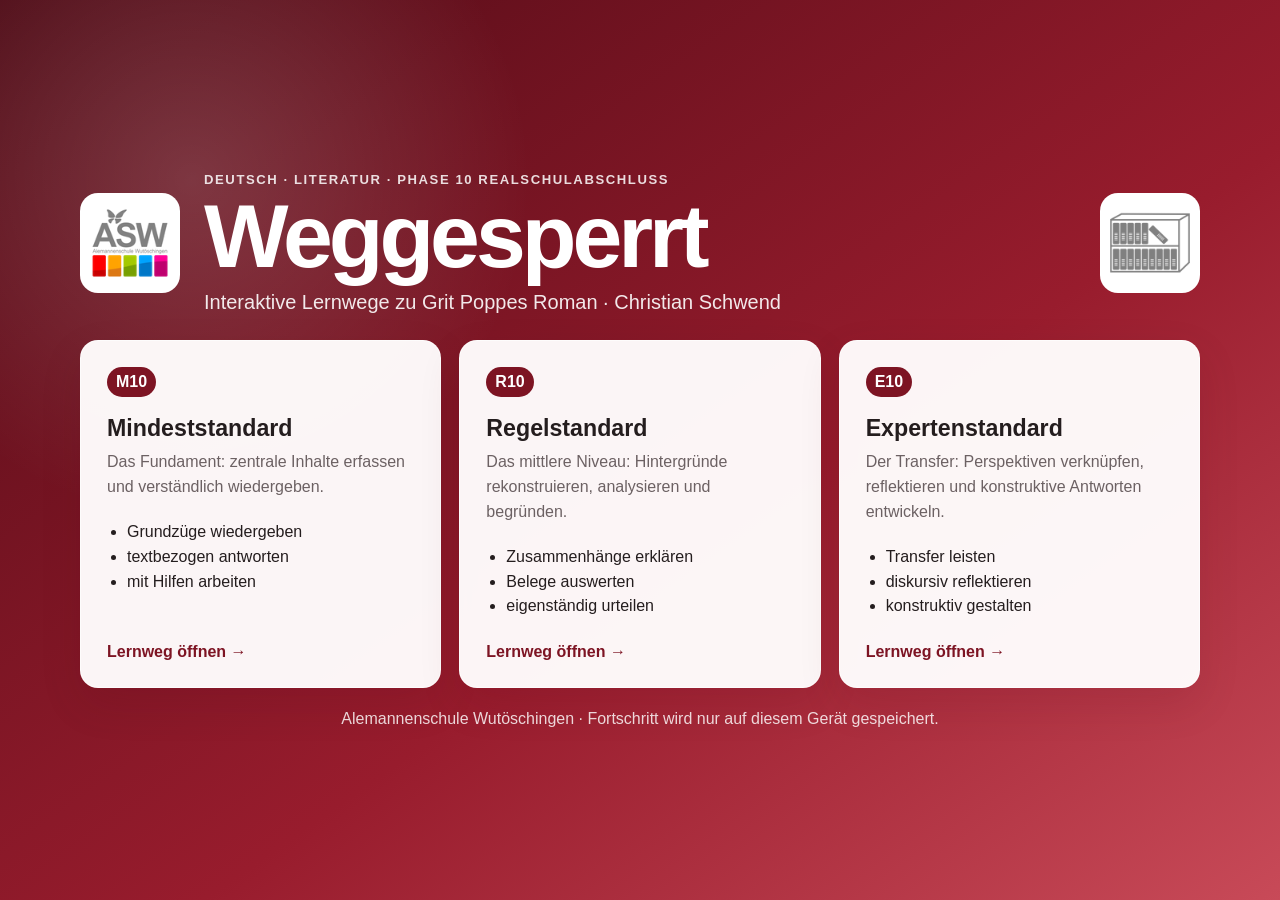
<file: index.html>
<!doctype html>
<html lang="de">
<head>
  <meta charset="utf-8">
  <meta name="viewport" content="width=device-width, initial-scale=1">
  <meta name="description" content="Interaktive Lernumgebung zu Grit Poppes Weggesperrt in drei Niveaustufen.">
  <title>Weggesperrt – Deutsch · Literatur · Phase 10</title>
  <link rel="stylesheet" href="./assets/lernraum.css">
</head>
<body class="landing">
  <main class="landing-shell">
    <header class="landing-head">
      <img src="./asw-logo.png" alt="Logo der Alemannenschule Wutöschingen">
      <div>
        <p class="landing-kicker">Deutsch · Literatur · Phase 10 Realschulabschluss</p>
        <h1>Weggesperrt</h1>
        <p class="landing-subtitle">Interaktive Lernwege zu Grit Poppes Roman · Christian Schwend</p>
      </div>
      <img src="./diler-icon-deutsch-literatur.png" alt="Icon Deutsch Literatur">
    </header>

    <nav class="level-grid" aria-label="Niveaustufe auswählen">
      <a class="level-card" href="./mindeststandard/">
        <span class="level-code">M10</span>
        <h2>Mindeststandard</h2>
        <p>Das Fundament: zentrale Inhalte erfassen und verständlich wiedergeben.</p>
        <ul class="level-traits"><li>Grundzüge wiedergeben</li><li>textbezogen antworten</li><li>mit Hilfen arbeiten</li></ul>
        <span class="level-open">Lernweg öffnen →</span>
      </a>
      <a class="level-card" href="./regelstandard/">
        <span class="level-code">R10</span>
        <h2>Regelstandard</h2>
        <p>Das mittlere Niveau: Hintergründe rekonstruieren, analysieren und begründen.</p>
        <ul class="level-traits"><li>Zusammenhänge erklären</li><li>Belege auswerten</li><li>eigenständig urteilen</li></ul>
        <span class="level-open">Lernweg öffnen →</span>
      </a>
      <a class="level-card" href="./expertenstandard/">
        <span class="level-code">E10</span>
        <h2>Expertenstandard</h2>
        <p>Der Transfer: Perspektiven verknüpfen, reflektieren und konstruktive Antworten entwickeln.</p>
        <ul class="level-traits"><li>Transfer leisten</li><li>diskursiv reflektieren</li><li>konstruktiv gestalten</li></ul>
        <span class="level-open">Lernweg öffnen →</span>
      </a>
    </nav>
    <p class="landing-footer">Alemannenschule Wutöschingen · Fortschritt wird nur auf diesem Gerät gespeichert.</p>
  </main>
</body>
</html>
</file>
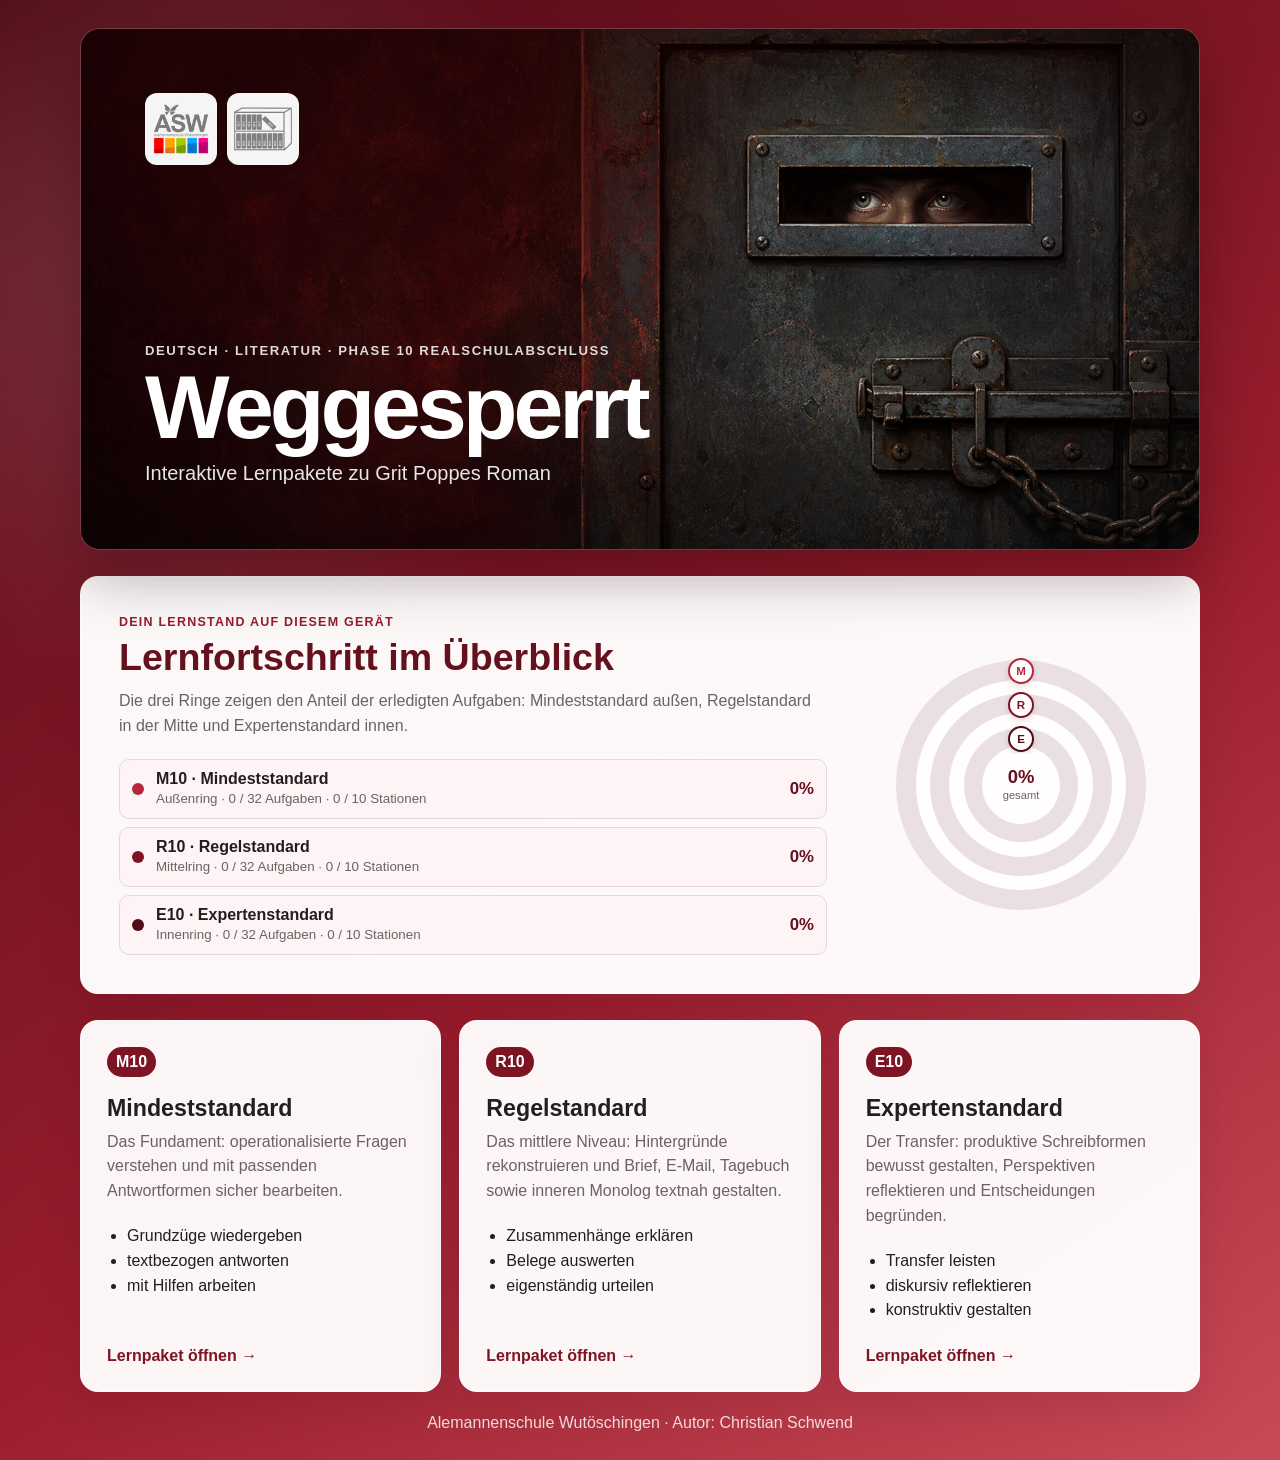
<file: docs/index.html>
<!doctype html>
<html lang="de">
<head>
  <meta charset="utf-8">
  <meta name="viewport" content="width=device-width, initial-scale=1">
  <meta name="description" content="Interaktive Lernumgebung zu Grit Poppes Weggesperrt in drei Niveaustufen.">
  <title>Weggesperrt – Deutsch · Literatur · Phase 10</title>
  <link rel="stylesheet" href="./assets/lernraum.css">
</head>
<body class="landing">
  <main class="landing-shell">
    <header class="landing-hero">
      <img class="landing-hero-image" src="./assets/weggesperrt-hero.png" alt="Illustration einer schweren Metalltür mit Sichtschlitz und Verschluss als Symbol für Freiheitsentzug">
      <div class="landing-hero-shade" aria-hidden="true"></div>
      <div class="landing-hero-content">
        <div class="landing-marks">
          <a href="https://asw-wutoeschingen.de/" target="_blank" rel="noopener noreferrer" aria-label="Website der Alemannenschule Wutöschingen öffnen">
            <img src="./asw-logo.png" alt="Logo der Alemannenschule Wutöschingen">
          </a>
          <img src="./diler-icon-deutsch-literatur.png" alt="Icon Deutsch Literatur">
        </div>
        <p class="landing-kicker">Deutsch · Literatur · Phase 10 Realschulabschluss</p>
        <h1>Weggesperrt</h1>
        <p class="landing-subtitle">Interaktive Lernpakete zu Grit Poppes Roman</p>
      </div>
    </header>

    <section class="landing-progress" aria-labelledby="landingProgressTitle">
      <div class="landing-progress-copy">
        <p class="landing-section-kicker">Dein Lernstand auf diesem Gerät</p>
        <h2 id="landingProgressTitle">Lernfortschritt im Überblick</h2>
        <p>Die drei Ringe zeigen den Anteil der erledigten Aufgaben: Mindeststandard außen, Regelstandard in der Mitte und Expertenstandard innen.</p>
        <div class="landing-progress-list" aria-label="Fortschritt nach Standard">
          <a href="./mindeststandard/" class="landing-progress-item">
            <span class="progress-swatch swatch-m" aria-hidden="true"></span>
            <span><strong>M10 · Mindeststandard</strong><small>Außenring · <span id="landingMDetail">0 / 32 Aufgaben</span></small></span>
            <b id="landingMValue">0%</b>
          </a>
          <a href="./regelstandard/" class="landing-progress-item">
            <span class="progress-swatch swatch-r" aria-hidden="true"></span>
            <span><strong>R10 · Regelstandard</strong><small>Mittelring · <span id="landingRDetail">0 / 32 Aufgaben</span></small></span>
            <b id="landingRValue">0%</b>
          </a>
          <a href="./expertenstandard/" class="landing-progress-item">
            <span class="progress-swatch swatch-e" aria-hidden="true"></span>
            <span><strong>E10 · Expertenstandard</strong><small>Innenring · <span id="landingEDetail">0 / 32 Aufgaben</span></small></span>
            <b id="landingEValue">0%</b>
          </a>
        </div>
      </div>
      <div class="triple-progress" id="landingProgressChart" role="img" aria-label="Mindeststandard 0 Prozent, Regelstandard 0 Prozent, Expertenstandard 0 Prozent">
        <span class="triple-ring triple-ring-m" id="landingMRing" data-label="M" aria-hidden="true"></span>
        <span class="triple-ring triple-ring-r" id="landingRRing" data-label="R" aria-hidden="true"></span>
        <span class="triple-ring triple-ring-e" id="landingERing" data-label="E" aria-hidden="true"></span>
        <span class="triple-progress-center"><strong id="landingAverageValue">0%</strong><small>gesamt</small></span>
      </div>
    </section>

    <nav class="level-grid" aria-label="Niveaustufe auswählen">
      <a class="level-card" href="./mindeststandard/">
        <span class="level-code">M10</span>
        <h2>Mindeststandard</h2>
        <p>Das Fundament: operationalisierte Fragen verstehen und mit passenden Antwortformen sicher bearbeiten.</p>
        <ul class="level-traits"><li>Grundzüge wiedergeben</li><li>textbezogen antworten</li><li>mit Hilfen arbeiten</li></ul>
        <span class="level-open">Lernpaket öffnen →</span>
      </a>
      <a class="level-card" href="./regelstandard/">
        <span class="level-code">R10</span>
        <h2>Regelstandard</h2>
        <p>Das mittlere Niveau: Hintergründe rekonstruieren und Brief, E-Mail, Tagebuch sowie inneren Monolog textnah gestalten.</p>
        <ul class="level-traits"><li>Zusammenhänge erklären</li><li>Belege auswerten</li><li>eigenständig urteilen</li></ul>
        <span class="level-open">Lernpaket öffnen →</span>
      </a>
      <a class="level-card" href="./expertenstandard/">
        <span class="level-code">E10</span>
        <h2>Expertenstandard</h2>
        <p>Der Transfer: produktive Schreibformen bewusst gestalten, Perspektiven reflektieren und Entscheidungen begründen.</p>
        <ul class="level-traits"><li>Transfer leisten</li><li>diskursiv reflektieren</li><li>konstruktiv gestalten</li></ul>
        <span class="level-open">Lernpaket öffnen →</span>
      </a>
    </nav>
    <p class="landing-footer">Alemannenschule Wutöschingen · Autor: Christian Schwend</p>
  </main>
  <script src="./assets/startseite.js"></script>
</body>
</html>
</file>
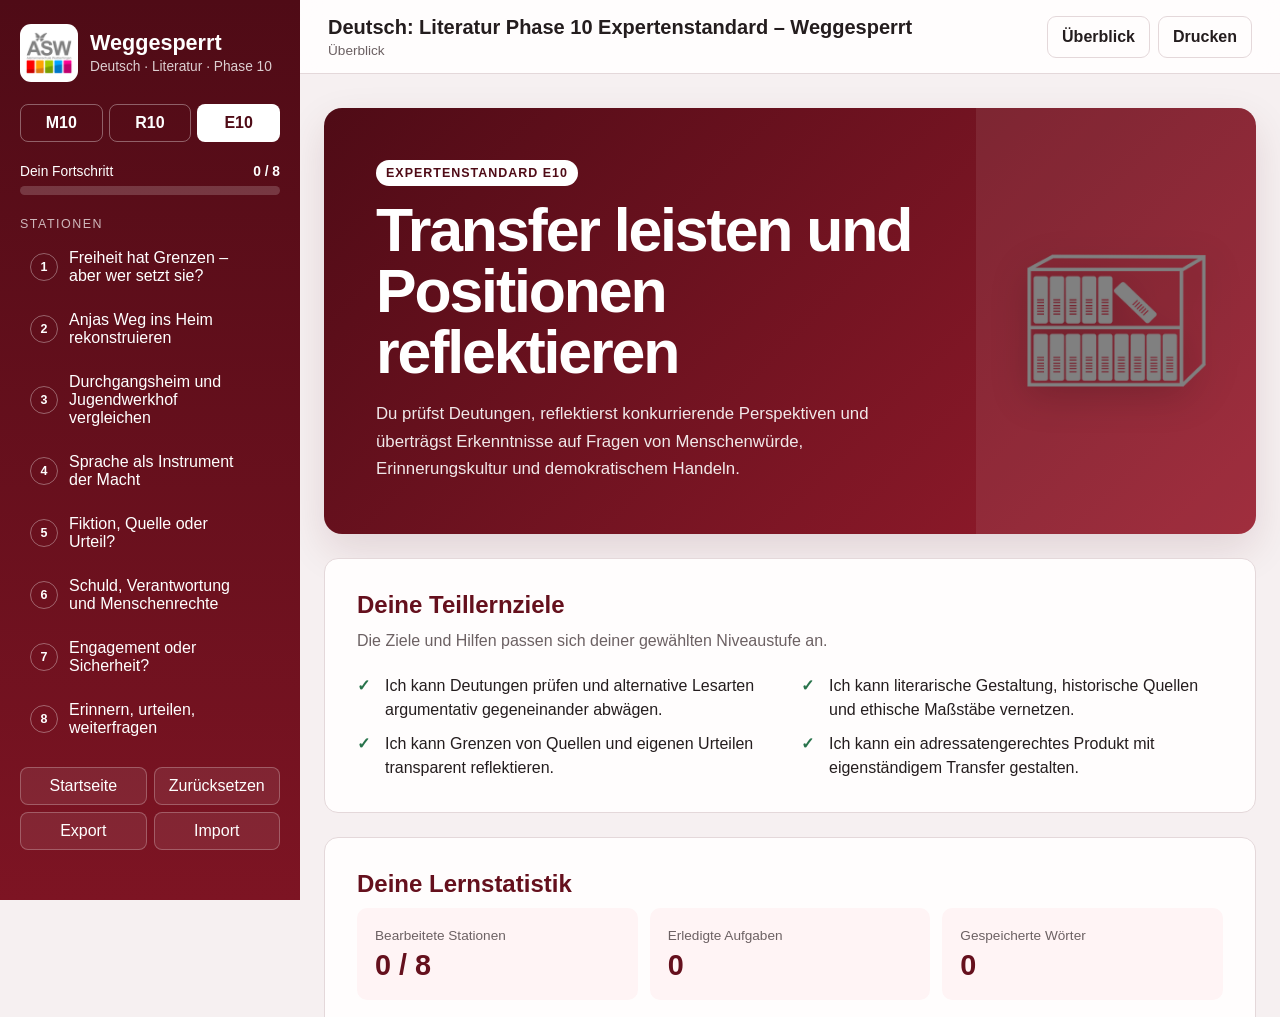
<file: expertenstandard/index.html>
<!doctype html><html lang="de"><head><meta charset="utf-8"><meta name="viewport" content="width=device-width,initial-scale=1"><meta http-equiv="refresh" content="0; url=../weggesperrt-lernraum.html?niveau=experte"><title>Expertenstandard – Weggesperrt</title></head><body><p><a href="../weggesperrt-lernraum.html?niveau=experte">Expertenstandard E10 öffnen</a></p></body></html>
</file>
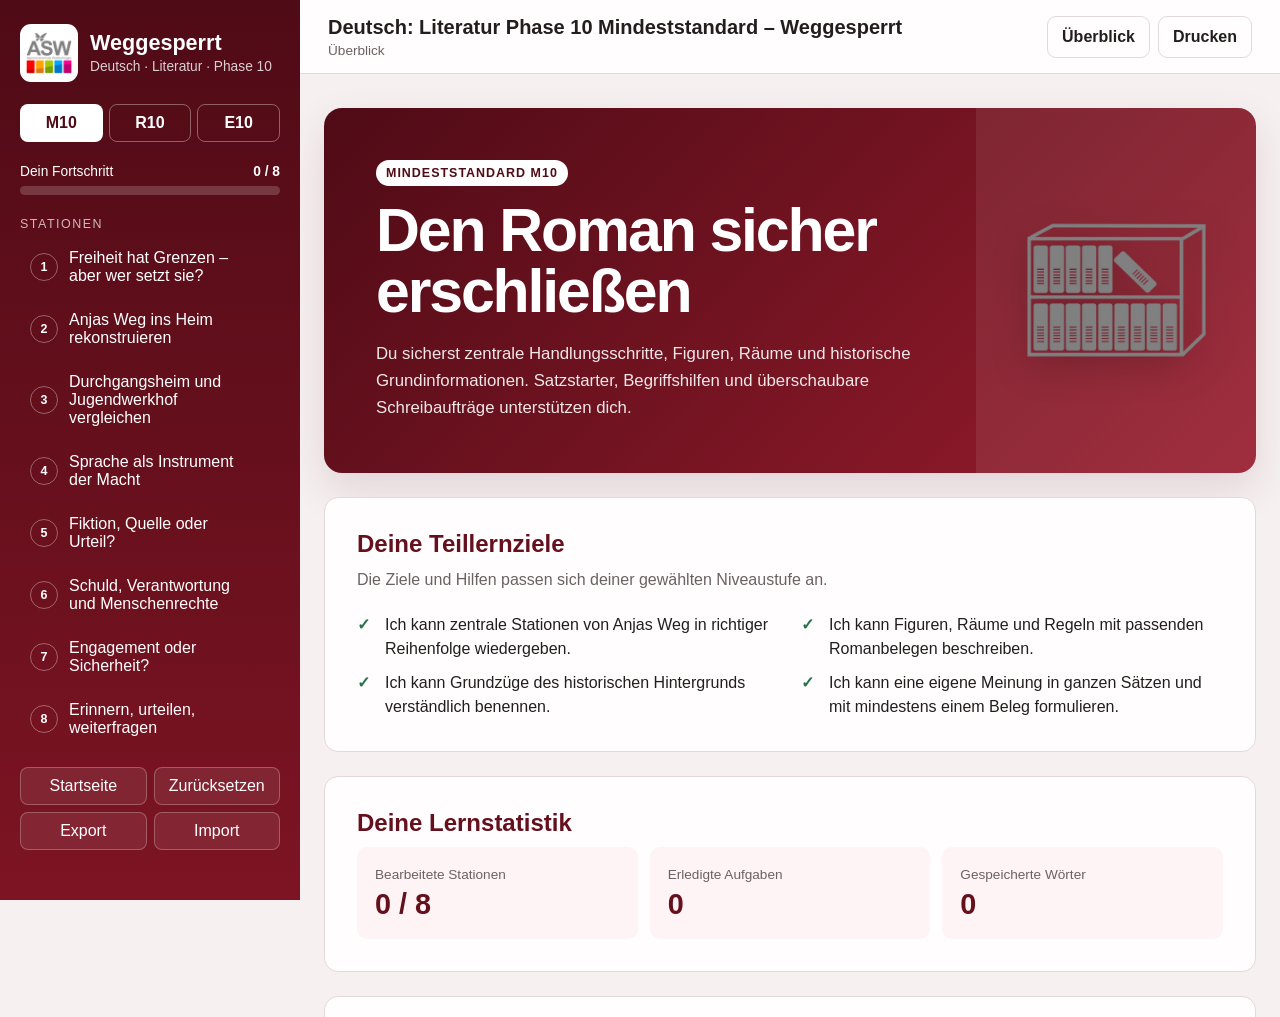
<file: mindeststandard/index.html>
<!doctype html><html lang="de"><head><meta charset="utf-8"><meta name="viewport" content="width=device-width,initial-scale=1"><meta http-equiv="refresh" content="0; url=../weggesperrt-lernraum.html?niveau=mindest"><title>Mindeststandard – Weggesperrt</title></head><body><p><a href="../weggesperrt-lernraum.html?niveau=mindest">Mindeststandard M10 öffnen</a></p></body></html>
</file>
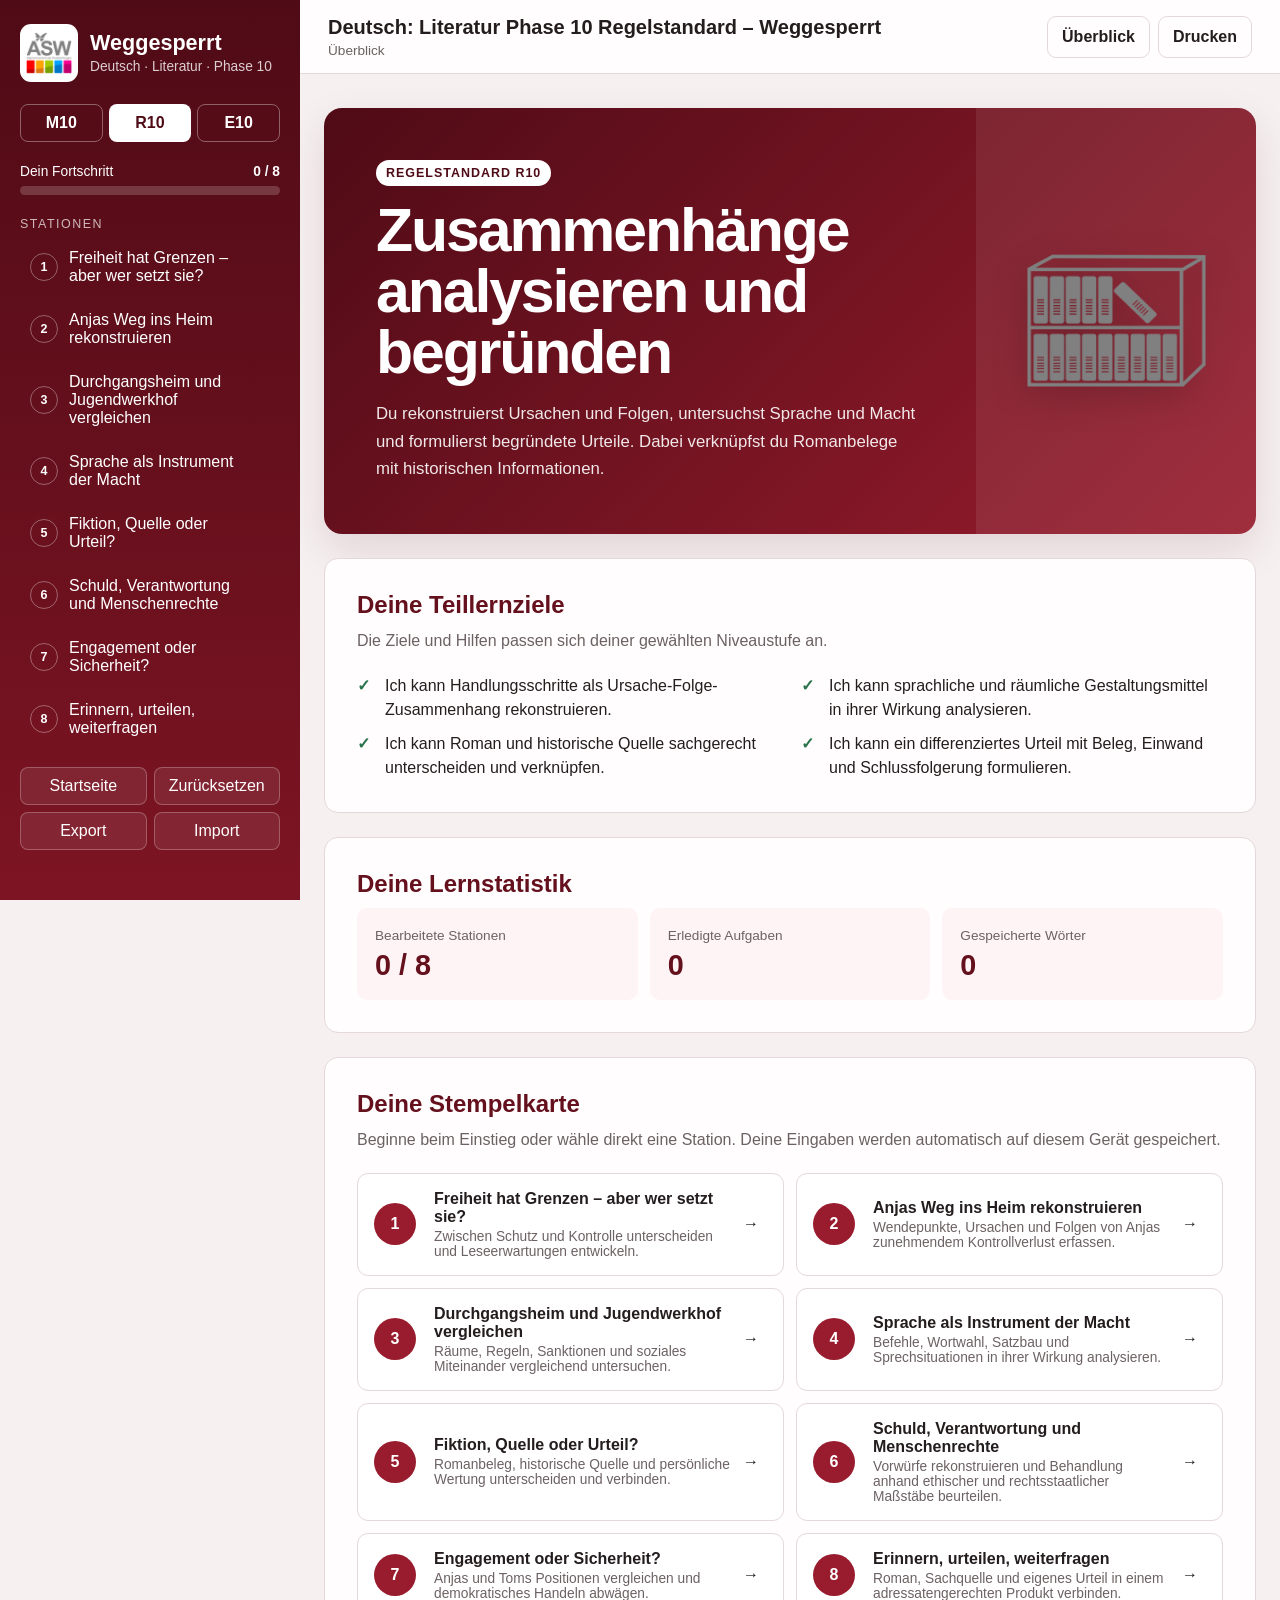
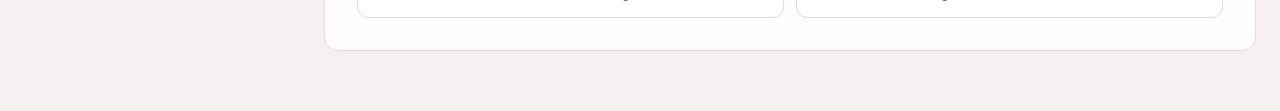
<file: regelstandard/index.html>
<!doctype html><html lang="de"><head><meta charset="utf-8"><meta name="viewport" content="width=device-width,initial-scale=1"><meta http-equiv="refresh" content="0; url=../weggesperrt-lernraum.html?niveau=regel"><title>Regelstandard – Weggesperrt</title></head><body><p><a href="../weggesperrt-lernraum.html?niveau=regel">Regelstandard R10 öffnen</a></p></body></html>
</file>
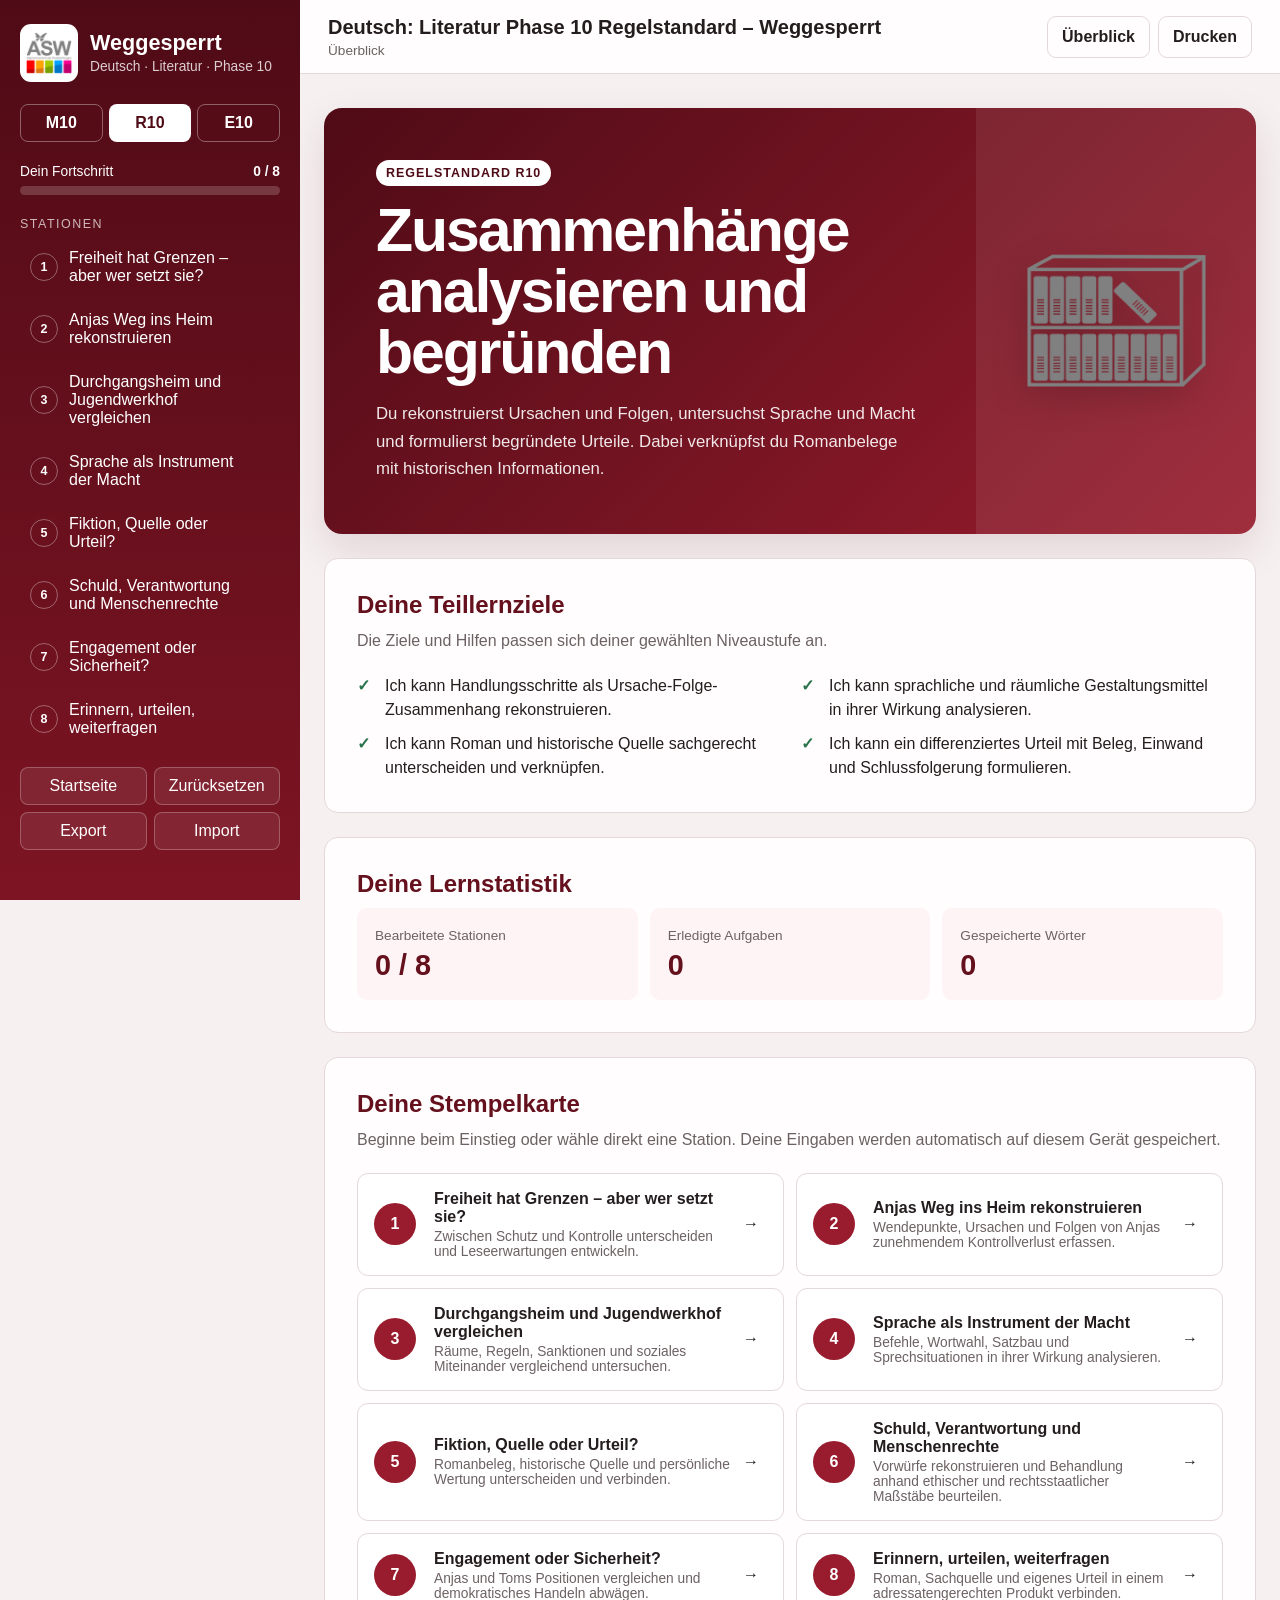
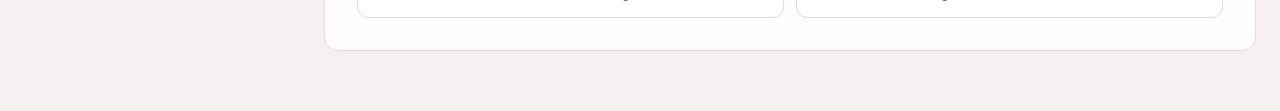
<file: weggesperrt-lernraum.html>
<!doctype html>
<html lang="de">
<head>
  <meta charset="utf-8">
  <meta name="viewport" content="width=device-width, initial-scale=1">
  <meta name="description" content="Interaktiver Lernraum zu Grit Poppes Weggesperrt für Phase 10 Realschulabschluss.">
  <title>Weggesperrt – Interaktiver Lernraum</title>
  <link rel="stylesheet" href="./assets/lernraum.css">
</head>
<body>
  <div class="app">
    <aside class="sidebar">
      <div class="brand-row">
        <img src="./asw-logo.png" alt="Alemannenschule Wutöschingen">
        <div><h1>Weggesperrt</h1><p>Deutsch · Literatur · Phase 10</p></div>
      </div>

      <nav class="level-switch" aria-label="Niveaustufe wechseln">
        <a href="?niveau=mindest" data-level-link="mindest">M10</a>
        <a href="?niveau=regel" data-level-link="regel">R10</a>
        <a href="?niveau=experte" data-level-link="experte">E10</a>
      </nav>

      <div class="progress-box">
        <div class="progress-copy"><span>Dein Fortschritt</span><strong id="progressText">0 / 8</strong></div>
        <div class="progress-track" aria-hidden="true"><div class="progress-fill" id="progressFill"></div></div>
      </div>

      <p class="station-label">Stationen</p>
      <nav class="station-nav" id="stationNav" aria-label="Stationen"></nav>

      <div class="sidebar-tools">
        <a href="./index.html">Startseite</a>
        <button id="resetBtn" type="button">Zurücksetzen</button>
        <button id="exportBtn" type="button">Export</button>
        <button id="importBtn" type="button">Import</button>
        <input id="importFile" class="hidden" type="file" accept="application/json,.json">
      </div>
      <span class="import-status" id="importStatus" aria-live="polite"></span>
    </aside>

    <main class="main">
      <header class="topbar">
        <div><h2 id="courseTitle">Deutsch: Literatur Phase 10</h2><div class="path" id="currentPath">Überblick</div></div>
        <div class="top-actions">
          <button class="button" id="overviewBtn" type="button">Überblick</button>
          <button class="button" id="printBtn" type="button">Drucken</button>
        </div>
      </header>

      <div class="content">
        <div id="overviewView">
          <section class="hero">
            <div class="hero-copy">
              <span class="eyebrow" id="levelBadge">Mindeststandard M10</span>
              <h2 id="heroTitle">Lesen, verstehen, Stellung beziehen</h2>
              <p id="heroText"></p>
            </div>
            <div class="hero-art"><img src="./diler-icon-deutsch-literatur.png" alt="Deutsch Literatur"></div>
          </section>

          <section class="section">
            <h2>Deine Teillernziele</h2>
            <p class="section-intro">Die Ziele und Hilfen passen sich deiner gewählten Niveaustufe an.</p>
            <ul class="target-list" id="targetList"></ul>
          </section>

          <section class="section">
            <h2>Deine Lernstatistik</h2>
            <div class="stats-grid">
              <div class="stat"><span class="stat-label">Bearbeitete Stationen</span><strong class="stat-value" id="statDone">0 / 8</strong></div>
              <div class="stat"><span class="stat-label">Erledigte Aufgaben</span><strong class="stat-value" id="statTasks">0</strong></div>
              <div class="stat"><span class="stat-label">Gespeicherte Wörter</span><strong class="stat-value" id="statWords">0</strong></div>
            </div>
          </section>

          <section class="section">
            <h2>Deine Stempelkarte</h2>
            <p class="section-intro">Beginne beim Einstieg oder wähle direkt eine Station. Deine Eingaben werden automatisch auf diesem Gerät gespeichert.</p>
            <div class="stamp-grid" id="stampGrid"></div>
          </section>
        </div>

        <div id="stationView" class="hidden"></div>
      </div>
    </main>
  </div>
  <script src="./assets/lernraum.js"></script>
</body>
</html>
</file>
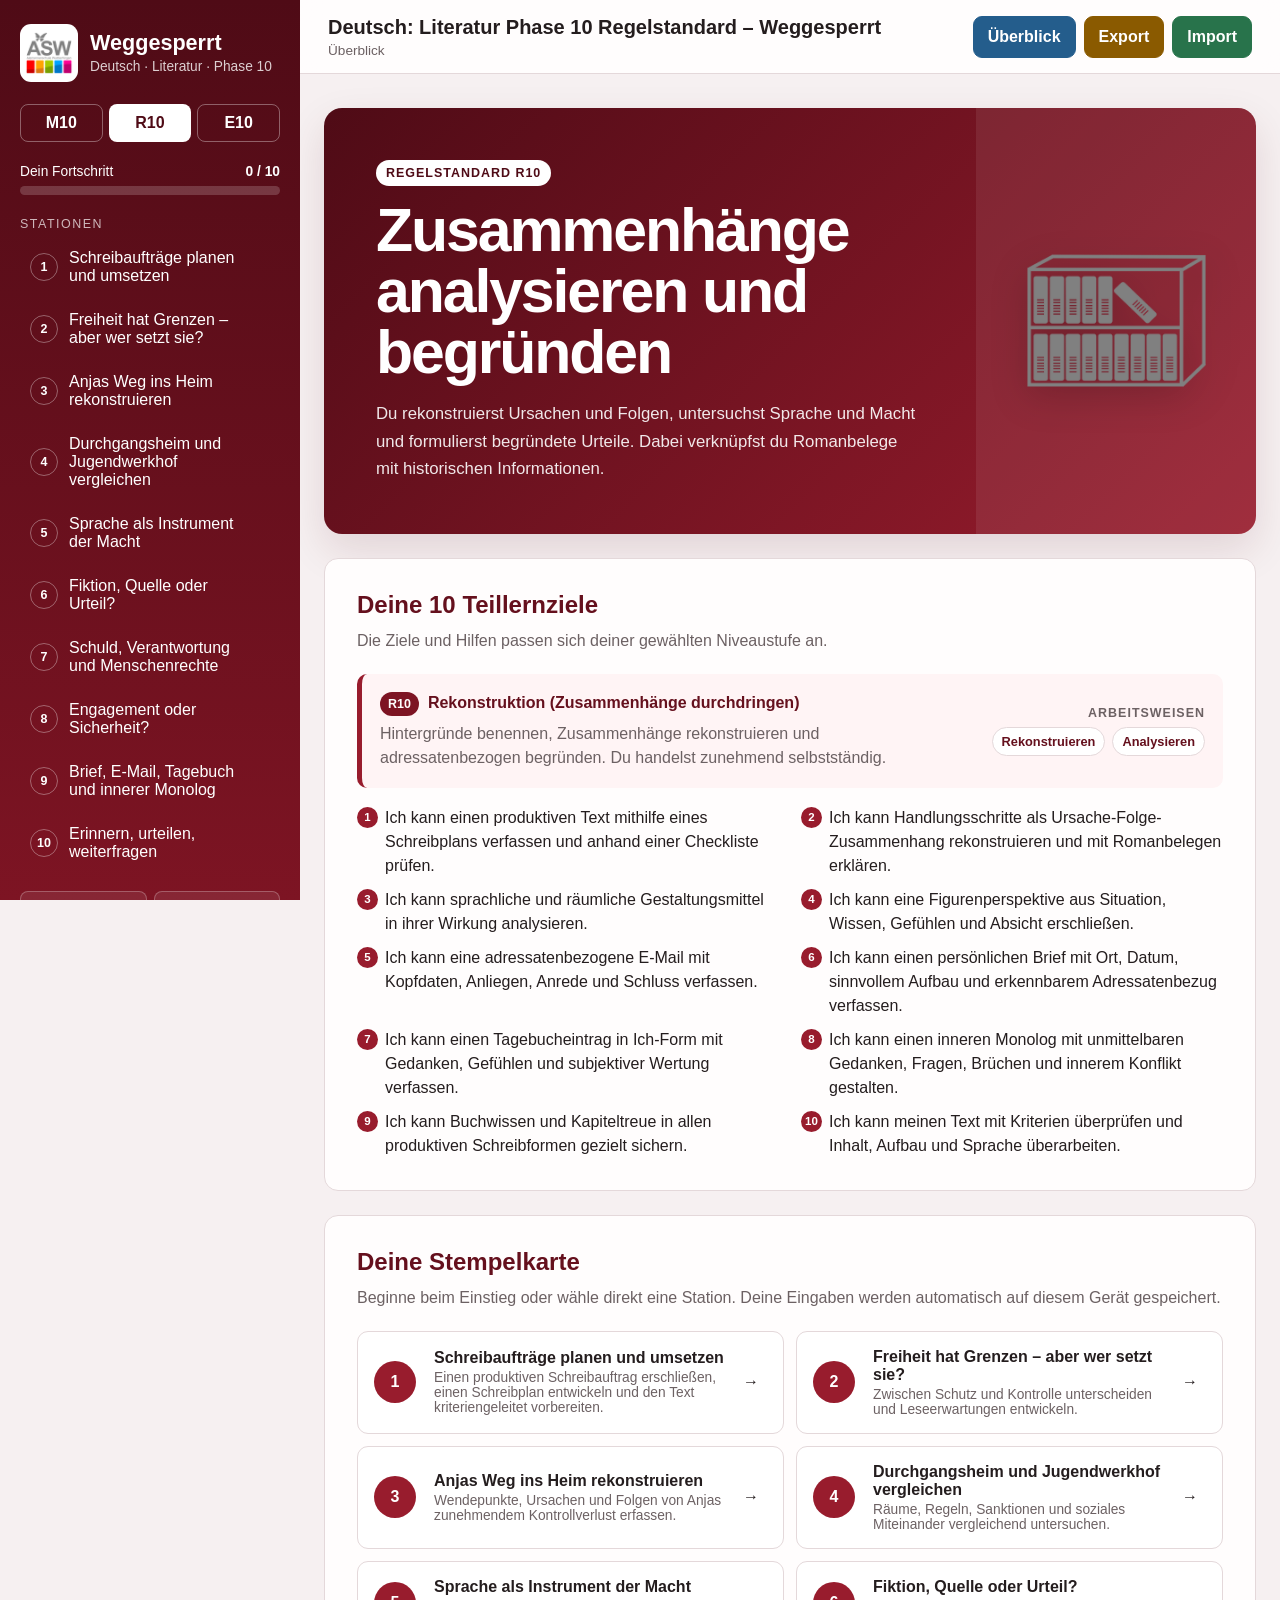
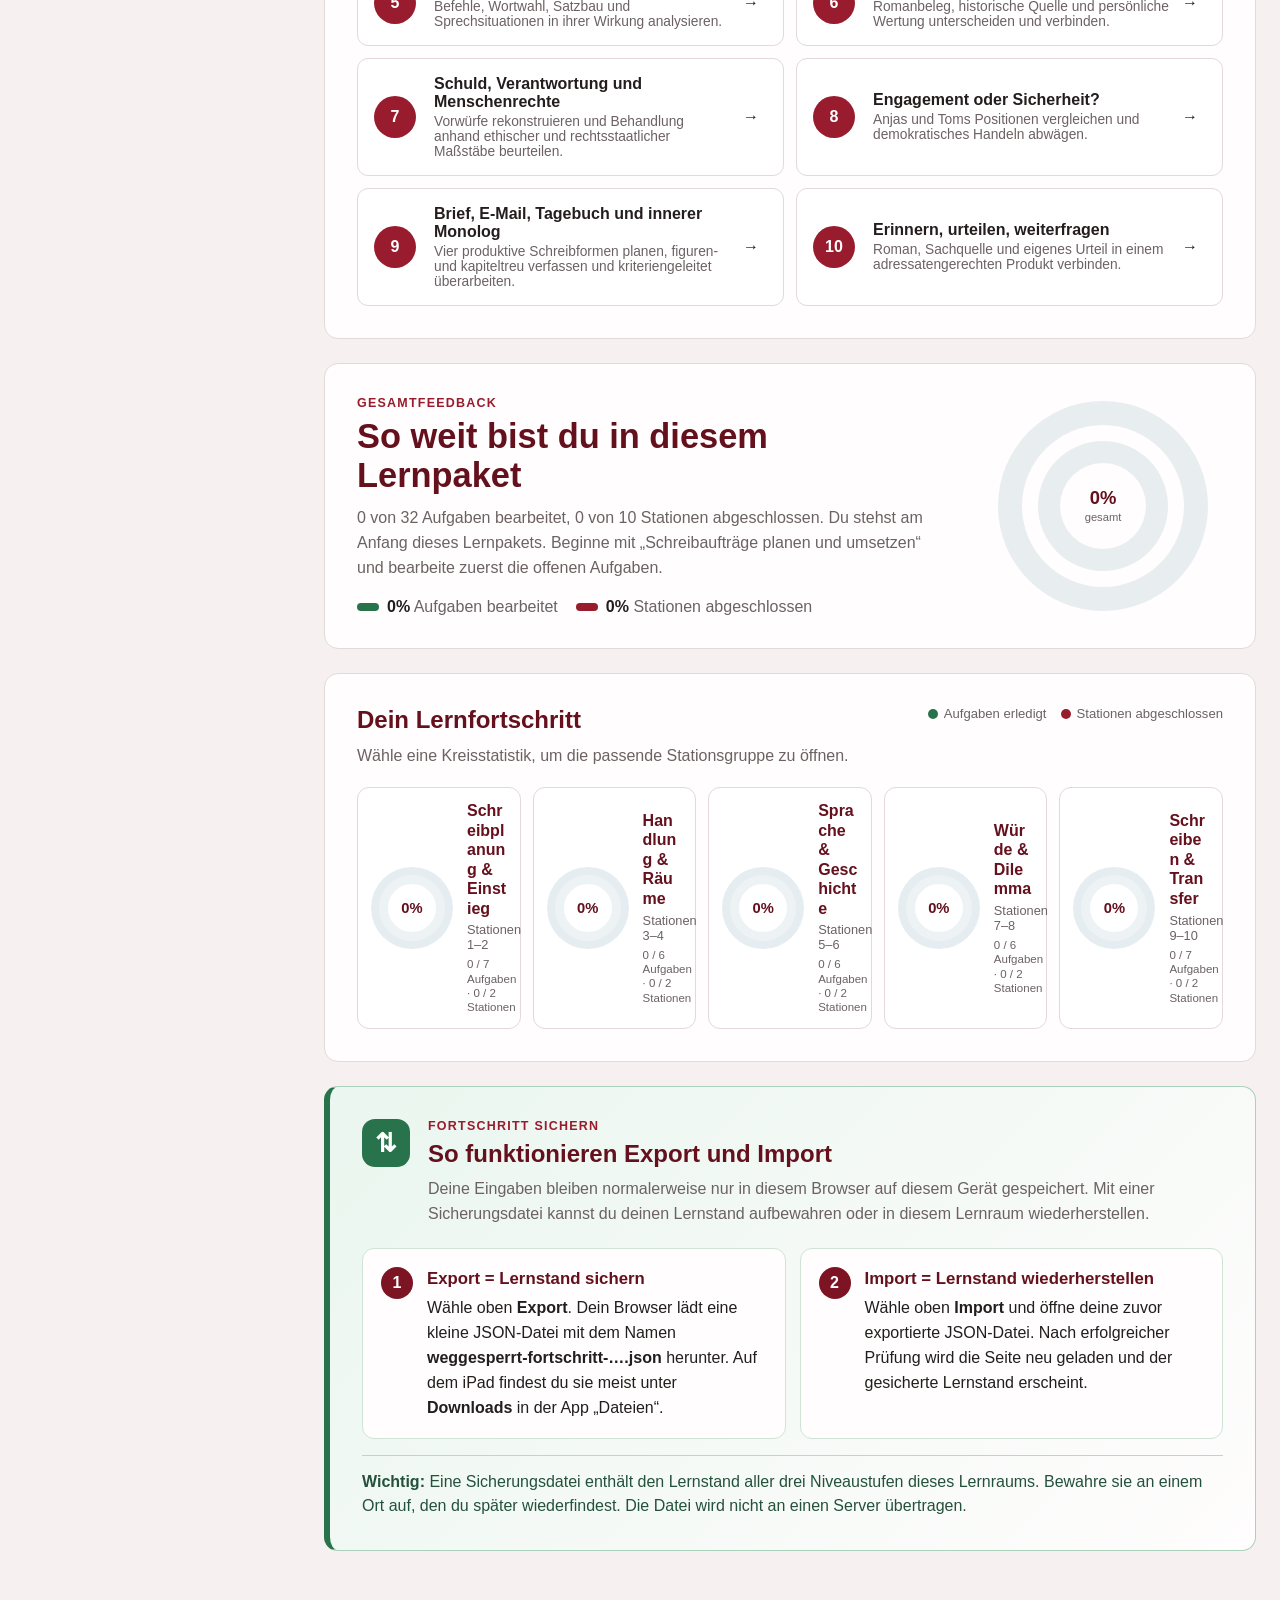
<file: docs/weggesperrt-lernraum.html>
<!doctype html>
<html lang="de">
<head>
  <meta charset="utf-8">
  <meta name="viewport" content="width=device-width, initial-scale=1">
  <meta name="description" content="Interaktiver Lernraum zu Grit Poppes Weggesperrt für Phase 10 Realschulabschluss.">
  <title>Weggesperrt – Interaktiver Lernraum</title>
  <link rel="stylesheet" href="./assets/lernraum.css">
</head>
<body>
  <div class="app">
    <aside class="sidebar">
      <div class="brand-row">
        <a href="https://asw-wutoeschingen.de/" target="_blank" rel="noopener noreferrer" aria-label="Website der Alemannenschule Wutöschingen öffnen">
          <img src="./asw-logo.png" alt="Alemannenschule Wutöschingen">
        </a>
        <div><h1>Weggesperrt</h1><p>Deutsch · Literatur · Phase 10</p></div>
      </div>

      <nav class="level-switch" aria-label="Niveaustufe wechseln">
        <a href="?niveau=mindest" data-level-link="mindest">M10</a>
        <a href="?niveau=regel" data-level-link="regel">R10</a>
        <a href="?niveau=experte" data-level-link="experte">E10</a>
      </nav>

      <div class="progress-box">
        <div class="progress-copy"><span>Dein Fortschritt</span><strong id="progressText">0 / 8</strong></div>
        <div class="progress-track" aria-hidden="true"><div class="progress-fill" id="progressFill"></div></div>
      </div>

      <p class="station-label">Stationen</p>
      <nav class="station-nav" id="stationNav" aria-label="Stationen"></nav>

      <div class="sidebar-tools">
        <a href="./index.html">Startseite</a>
        <button id="resetBtn" type="button">Zurücksetzen</button>
      </div>
      <span class="import-status" id="importStatus" aria-live="polite"></span>
    </aside>

    <main class="main">
      <header class="topbar">
        <div><h2 id="courseTitle">Deutsch: Literatur Phase 10</h2><div class="path" id="currentPath">Überblick</div></div>
        <div class="top-actions">
          <a class="button top-action-overview" href="./index.html">Überblick</a>
          <button class="button top-action-export" id="exportBtn" type="button">Export</button>
          <button class="button top-action-import" id="importBtn" type="button">Import</button>
          <input id="importFile" class="hidden" type="file" accept="application/json,.json">
        </div>
      </header>

      <div class="content">
        <div id="overviewView">
          <section class="hero">
            <div class="hero-copy">
              <span class="eyebrow" id="levelBadge">Mindeststandard M10</span>
              <h2 id="heroTitle">Lesen, verstehen, Stellung beziehen</h2>
              <p id="heroText"></p>
            </div>
            <div class="hero-art"><img src="./diler-icon-deutsch-literatur.png" alt="Deutsch Literatur"></div>
          </section>

          <section class="section">
            <h2 id="targetHeading">Deine Teillernziele</h2>
            <p class="section-intro">Die Ziele und Hilfen passen sich deiner gewählten Niveaustufe an.</p>
            <div class="level-profile" id="levelProfile" aria-live="polite"></div>
            <ul class="target-list" id="targetList"></ul>
          </section>

          <section class="section">
            <h2>Deine Stempelkarte</h2>
            <p class="section-intro">Beginne beim Einstieg oder wähle direkt eine Station. Deine Eingaben werden automatisch auf diesem Gerät gespeichert.</p>
            <div class="stamp-grid" id="stampGrid"></div>
          </section>

          <section class="section level-feedback" aria-labelledby="levelFeedbackTitle">
            <div class="level-feedback-copy">
              <p class="section-kicker">Gesamtfeedback</p>
              <h2 id="levelFeedbackTitle">So weit bist du in diesem Lernpaket</h2>
              <p class="level-feedback-text" id="levelFeedbackText" aria-live="polite">Dein Lernfortschritt wird ausgewertet.</p>
              <div class="level-feedback-legend" aria-label="Legende zum Gesamtfortschritt">
                <span><i class="feedback-legend-line task-line" aria-hidden="true"></i><span><strong id="levelTaskValue">0%</strong> Aufgaben bearbeitet</span></span>
                <span><i class="feedback-legend-line station-line" aria-hidden="true"></i><span><strong id="levelStationValue">0%</strong> Stationen abgeschlossen</span></span>
              </div>
            </div>
            <div class="package-progress" id="levelFeedbackChart" role="img" aria-label="0 Prozent Aufgaben bearbeitet und 0 Prozent Stationen abgeschlossen">
              <span class="package-ring package-task-ring" id="levelTaskRing" aria-hidden="true"></span>
              <span class="package-ring package-station-ring" id="levelStationRing" aria-hidden="true"></span>
              <span class="package-progress-center"><strong id="levelOverallValue">0%</strong><small>gesamt</small></span>
            </div>
          </section>

          <section class="section">
            <div class="learning-progress-head">
              <div><h2>Dein Lernfortschritt</h2><p class="section-intro">Wähle eine Kreisstatistik, um die passende Stationsgruppe zu öffnen.</p></div>
              <div class="progress-legend" aria-label="Legende"><span><i class="legend-dot task-dot" aria-hidden="true"></i>Aufgaben erledigt</span><span><i class="legend-dot station-dot" aria-hidden="true"></i>Stationen abgeschlossen</span></div>
            </div>
            <div class="ring-grid" id="ringGrid"></div>
          </section>

          <section class="section backup-guide" aria-labelledby="backupGuideTitle">
            <div class="backup-guide-heading">
              <span class="backup-guide-icon" aria-hidden="true">⇅</span>
              <div>
                <p class="section-kicker">Fortschritt sichern</p>
                <h2 id="backupGuideTitle">So funktionieren Export und Import</h2>
                <p>Deine Eingaben bleiben normalerweise nur in diesem Browser auf diesem Gerät gespeichert. Mit einer Sicherungsdatei kannst du deinen Lernstand aufbewahren oder in diesem Lernraum wiederherstellen.</p>
              </div>
            </div>
            <div class="backup-guide-steps">
              <article class="backup-step">
                <span class="backup-step-number" aria-hidden="true">1</span>
                <div>
                  <h3>Export = Lernstand sichern</h3>
                  <p>Wähle oben <strong>Export</strong>. Dein Browser lädt eine kleine JSON-Datei mit dem Namen <strong>weggesperrt-fortschritt-….json</strong> herunter. Auf dem iPad findest du sie meist unter <strong>Downloads</strong> in der App „Dateien“.</p>
                </div>
              </article>
              <article class="backup-step">
                <span class="backup-step-number" aria-hidden="true">2</span>
                <div>
                  <h3>Import = Lernstand wiederherstellen</h3>
                  <p>Wähle oben <strong>Import</strong> und öffne deine zuvor exportierte JSON-Datei. Nach erfolgreicher Prüfung wird die Seite neu geladen und der gesicherte Lernstand erscheint.</p>
                </div>
              </article>
            </div>
            <p class="backup-guide-note"><strong>Wichtig:</strong> Eine Sicherungsdatei enthält den Lernstand aller drei Niveaustufen dieses Lernraums. Bewahre sie an einem Ort auf, den du später wiederfindest. Die Datei wird nicht an einen Server übertragen.</p>
          </section>
        </div>

        <div id="stationView" class="hidden"></div>
      </div>
    </main>
  </div>
  <script src="./assets/lernraum.js"></script>
</body>
</html>
</file>
<file: assets/lernraum.css>
:root {
  color-scheme: light;
  --red-950: #4f0b16;
  --red-900: #65101d;
  --red-800: #7d1423;
  --red-700: #981c2d;
  --red-600: #b3293b;
  --red-100: #f6dfe3;
  --red-050: #fff4f5;
  --ink: #241d1e;
  --muted: #6c6163;
  --line: #e4d8da;
  --paper: #fffdfd;
  --page: #f6f0f1;
  --green: #28734b;
  --green-soft: #eaf6ef;
  --amber: #8a5a00;
  --amber-soft: #fff4d8;
  --blue: #245d8c;
  --blue-soft: #eaf2f9;
  --radius: 14px;
  --shadow: 0 16px 42px rgba(79, 11, 22, .12);
  font-family: "Segoe UI", Arial, sans-serif;
}

* { box-sizing: border-box; }
html { scroll-behavior: smooth; }
body { margin: 0; color: var(--ink); background: var(--page); }
button, input, select, textarea { font: inherit; }
button, a { -webkit-tap-highlight-color: transparent; }
button:focus-visible, a:focus-visible, input:focus-visible, select:focus-visible, textarea:focus-visible {
  outline: 3px solid rgba(179, 41, 59, .28);
  outline-offset: 2px;
}
a { color: var(--red-800); }
img { max-width: 100%; }
.hidden { display: none !important; }
.sr-only { position: absolute; width: 1px; height: 1px; padding: 0; margin: -1px; overflow: hidden; clip: rect(0,0,0,0); white-space: nowrap; border: 0; }

.landing {
  min-height: 100vh;
  display: grid;
  place-items: center;
  padding: 28px;
  background:
    radial-gradient(circle at 15% 20%, rgba(255,255,255,.16), transparent 26%),
    linear-gradient(145deg, var(--red-950), var(--red-700) 58%, #c84a58);
}
.landing-shell { width: min(1120px, 100%); }
.landing-head {
  display: grid;
  grid-template-columns: 100px 1fr 100px;
  gap: 24px;
  align-items: center;
  color: #fff;
  margin-bottom: 26px;
}
.landing-head img { width: 100px; height: 100px; object-fit: contain; background: #fff; border-radius: 18px; padding: 10px; }
.landing-kicker { margin: 0 0 8px; text-transform: uppercase; letter-spacing: .12em; font-weight: 700; font-size: .82rem; opacity: .85; }
.landing h1 { margin: 0; font-size: clamp(2.6rem, 7vw, 5.7rem); line-height: .92; letter-spacing: -.045em; }
.landing-subtitle { margin: 14px 0 0; font-size: clamp(1rem, 2vw, 1.25rem); opacity: .9; }
.level-grid { display: grid; grid-template-columns: repeat(3, 1fr); gap: 18px; }
.level-card {
  display: flex;
  flex-direction: column;
  min-height: 330px;
  padding: 26px;
  color: var(--ink);
  background: rgba(255,253,253,.97);
  border: 1px solid rgba(255,255,255,.7);
  border-radius: 18px;
  box-shadow: var(--shadow);
  text-decoration: none;
  transition: transform .18s ease, box-shadow .18s ease;
}
.level-card:hover { transform: translateY(-5px); box-shadow: 0 22px 52px rgba(47, 4, 11, .25); }
.level-code { width: fit-content; padding: 6px 9px; border-radius: 999px; color: #fff; background: var(--red-800); font-weight: 800; }
.level-card h2 { margin: 18px 0 8px; font-size: 1.45rem; }
.level-card p { margin: 0; color: var(--muted); line-height: 1.55; }
.level-traits { margin: 20px 0 24px; padding-left: 20px; color: var(--ink); line-height: 1.55; }
.level-open { margin-top: auto; font-weight: 800; color: var(--red-800); }
.landing-footer { margin: 22px 0 0; color: rgba(255,255,255,.82); text-align: center; }

.app { min-height: 100vh; display: grid; grid-template-columns: 300px minmax(0, 1fr); }
.sidebar {
  position: sticky;
  top: 0;
  height: 100vh;
  overflow-y: auto;
  padding: 24px 20px;
  color: #fff;
  background: linear-gradient(180deg, var(--red-950), var(--red-800));
}
.brand-row { display: flex; gap: 12px; align-items: center; }
.brand-row img { width: 58px; height: 58px; object-fit: contain; padding: 5px; background: #fff; border-radius: 11px; }
.brand-row h1 { margin: 0; font-size: 1.35rem; line-height: 1.05; }
.brand-row p { margin: 5px 0 0; opacity: .8; font-size: .86rem; }
.level-switch { display: grid; grid-template-columns: repeat(3, 1fr); gap: 6px; margin: 22px 0; }
.level-switch a { padding: 9px 6px; color: #fff; border: 1px solid rgba(255,255,255,.35); border-radius: 8px; text-align: center; text-decoration: none; font-weight: 800; }
.level-switch a[aria-current="page"] { color: var(--red-950); background: #fff; }
.progress-box { margin-bottom: 22px; }
.progress-copy { display: flex; justify-content: space-between; gap: 10px; font-size: .86rem; }
.progress-track { height: 9px; margin-top: 7px; overflow: hidden; background: rgba(255,255,255,.18); border-radius: 99px; }
.progress-fill { height: 100%; width: 0; background: #fff; border-radius: inherit; transition: width .25s ease; }
.station-label { margin: 0 0 8px; font-size: .78rem; text-transform: uppercase; letter-spacing: .12em; opacity: .7; }
.station-nav { display: grid; gap: 6px; }
.nav-button {
  width: 100%;
  display: grid;
  grid-template-columns: 30px 1fr 20px;
  gap: 9px;
  align-items: center;
  padding: 10px;
  color: #fff;
  background: transparent;
  border: 0;
  border-radius: 9px;
  text-align: left;
  cursor: pointer;
}
.nav-button:hover, .nav-button.active { background: rgba(255,255,255,.12); }
.nav-number { display: grid; place-items: center; width: 28px; height: 28px; border: 1px solid rgba(255,255,255,.35); border-radius: 50%; font-size: .78rem; font-weight: 800; }
.nav-button.done .nav-number { color: var(--red-950); background: #fff; }
.done-mark { font-weight: 900; }
.sidebar-tools { display: grid; grid-template-columns: 1fr 1fr; gap: 7px; margin-top: 20px; }
.sidebar-tools button, .sidebar-tools a { padding: 9px; color: #fff; background: rgba(255,255,255,.08); border: 1px solid rgba(255,255,255,.25); border-radius: 8px; text-align: center; text-decoration: none; cursor: pointer; }

.main { min-width: 0; }
.topbar {
  position: sticky;
  top: 0;
  z-index: 10;
  display: flex;
  justify-content: space-between;
  gap: 16px;
  align-items: center;
  min-height: 74px;
  padding: 14px 28px;
  background: rgba(255,253,253,.94);
  border-bottom: 1px solid var(--line);
  backdrop-filter: blur(12px);
}
.topbar h2 { margin: 0; font-size: clamp(1rem, 2vw, 1.25rem); }
.path { margin-top: 4px; color: var(--muted); font-size: .85rem; }
.top-actions { display: flex; gap: 8px; }
.button {
  display: inline-flex;
  justify-content: center;
  align-items: center;
  gap: 7px;
  min-height: 42px;
  padding: 9px 14px;
  color: var(--ink);
  background: var(--paper);
  border: 1px solid var(--line);
  border-radius: 9px;
  text-decoration: none;
  font-weight: 750;
  cursor: pointer;
}
.button:hover { border-color: var(--red-600); }
.button.primary { color: #fff; background: var(--red-700); border-color: var(--red-700); }
.content { width: min(1120px, calc(100% - 48px)); margin: 0 auto; padding: 34px 0 60px; }
.hero {
  overflow: hidden;
  display: grid;
  grid-template-columns: 1.4fr .6fr;
  min-height: 280px;
  color: #fff;
  background: linear-gradient(135deg, var(--red-950), var(--red-700));
  border-radius: 18px;
  box-shadow: var(--shadow);
}
.hero-copy { padding: clamp(28px, 5vw, 52px); }
.eyebrow { display: inline-block; margin-bottom: 14px; padding: 6px 10px; color: var(--red-950); background: #fff; border-radius: 999px; font-size: .78rem; font-weight: 900; text-transform: uppercase; letter-spacing: .08em; }
.hero h2 { margin: 0; max-width: 760px; font-size: clamp(2rem, 5vw, 3.8rem); line-height: 1; letter-spacing: -.035em; }
.hero p { max-width: 720px; margin: 18px 0 0; font-size: 1.05rem; line-height: 1.62; opacity: .9; }
.hero-art { display: grid; place-items: center; padding: 28px; background: rgba(255,255,255,.08); }
.hero-art img { width: min(190px, 80%); filter: drop-shadow(0 10px 18px rgba(0,0,0,.22)); }
.section { margin-top: 24px; padding: clamp(20px, 4vw, 32px); background: var(--paper); border: 1px solid var(--line); border-radius: var(--radius); }
.section h2 { margin: 0 0 10px; color: var(--red-900); }
.section-intro { margin: 0 0 20px; color: var(--muted); line-height: 1.55; }
.target-list { display: grid; grid-template-columns: repeat(2, 1fr); gap: 10px 22px; margin: 18px 0 0; padding: 0; list-style: none; }
.target-list li { position: relative; padding-left: 28px; line-height: 1.5; }
.target-list li::before { content: "✓"; position: absolute; left: 0; color: var(--green); font-weight: 900; }
.stats-grid { display: grid; grid-template-columns: repeat(3, 1fr); gap: 12px; }
.stat { padding: 18px; background: var(--red-050); border-radius: 10px; }
.stat-label { color: var(--muted); font-size: .85rem; }
.stat-value { display: block; margin-top: 5px; color: var(--red-900); font-size: 1.8rem; font-weight: 900; }
.stamp-grid { display: grid; grid-template-columns: repeat(2, 1fr); gap: 12px; }
.stamp-card {
  display: grid;
  grid-template-columns: 48px 1fr 24px;
  gap: 12px;
  align-items: center;
  width: 100%;
  padding: 16px;
  color: var(--ink);
  background: #fff;
  border: 1px solid var(--line);
  border-radius: 11px;
  text-align: left;
  cursor: pointer;
}
.stamp-card:hover { border-color: var(--red-600); }
.stamp-card.done { background: var(--green-soft); border-color: #9bc8af; }
.stamp-no { display: grid; place-items: center; width: 42px; height: 42px; color: #fff; background: var(--red-700); border-radius: 50%; font-weight: 900; }
.stamp-title { display: block; font-weight: 850; }
.stamp-focus { display: block; margin-top: 3px; color: var(--muted); font-size: .86rem; }

.station-header { display: grid; grid-template-columns: 1fr 170px; gap: 26px; align-items: center; }
.station-header h1 { margin: 8px 0 10px; color: var(--red-950); font-size: clamp(1.8rem, 4vw, 3rem); line-height: 1.06; }
.station-meta { display: flex; flex-wrap: wrap; gap: 8px; margin-top: 15px; }
.pill { padding: 6px 9px; color: var(--red-900); background: var(--red-100); border-radius: 999px; font-size: .82rem; font-weight: 800; }
.station-icon { display: grid; place-items: center; min-height: 150px; color: #fff; background: linear-gradient(145deg, var(--red-950), var(--red-600)); border-radius: 14px; font-size: 4rem; }
.guidance { display: grid; grid-template-columns: 1fr 1fr; gap: 14px; margin-top: 18px; }
.guidance-box { padding: 16px; background: var(--red-050); border-radius: 10px; }
.guidance-box strong { color: var(--red-900); }
.guidance-box p { margin: 6px 0 0; color: var(--muted); line-height: 1.5; }
.task-list { display: grid; gap: 16px; margin-top: 22px; }
.task-card { padding: clamp(18px, 4vw, 26px); background: var(--paper); border: 1px solid var(--line); border-radius: var(--radius); }
.task-card.complete { border-color: #8fbea4; background: linear-gradient(180deg, var(--paper), var(--green-soft)); }
.task-head { display: flex; justify-content: space-between; gap: 16px; align-items: flex-start; }
.task-index { color: var(--red-700); font-weight: 900; font-size: .8rem; text-transform: uppercase; letter-spacing: .09em; }
.task-card h2 { margin: 6px 0 8px; font-size: 1.25rem; }
.task-prompt { margin: 0; line-height: 1.58; }
.task-status { min-width: 92px; padding: 5px 8px; color: var(--amber); background: var(--amber-soft); border-radius: 999px; text-align: center; font-size: .78rem; font-weight: 850; }
.task-card.complete .task-status { color: var(--green); background: var(--green-soft); }
.field { margin-top: 16px; }
.field label, .field-label { display: block; margin-bottom: 7px; font-weight: 800; }
textarea, select, input[type="text"] { width: 100%; color: var(--ink); background: #fff; border: 1px solid #cdbfc1; border-radius: 8px; }
textarea { min-height: 150px; padding: 13px; resize: vertical; line-height: 1.55; }
select, input[type="text"] { min-height: 44px; padding: 9px 11px; }
.counter { display: flex; justify-content: space-between; gap: 12px; margin-top: 6px; color: var(--muted); font-size: .82rem; }
.criteria { display: grid; gap: 8px; margin-top: 16px; padding: 14px; background: var(--red-050); border-radius: 9px; }
.criterion { display: flex; gap: 9px; align-items: flex-start; line-height: 1.4; }
.criterion input { margin-top: 3px; accent-color: var(--red-700); }
.feedback { min-height: 24px; margin-top: 12px; color: var(--muted); line-height: 1.45; }
.feedback.good { color: var(--green); font-weight: 750; }
.feedback.warn { color: var(--amber); font-weight: 750; }
.choice-list { display: grid; gap: 9px; margin-top: 15px; }
.choice { display: flex; gap: 10px; padding: 12px; background: #fff; border: 1px solid var(--line); border-radius: 9px; }
.choice input { accent-color: var(--red-700); }
.spectrum-wrap { margin-top: 18px; }
.spectrum-axis { display: flex; justify-content: space-between; gap: 12px; font-weight: 900; color: var(--red-900); }
.spectrum-line { height: 10px; margin: 8px 0 18px; background: linear-gradient(90deg, var(--green), #d1b54a 50%, var(--red-700)); border-radius: 999px; }
.spectrum-item { display: grid; grid-template-columns: minmax(180px, 1fr) minmax(220px, 2fr) 110px; gap: 14px; align-items: center; padding: 12px 0; border-top: 1px solid var(--line); }
.spectrum-item input { width: 100%; accent-color: var(--red-700); }
.spectrum-value { color: var(--muted); font-size: .84rem; }
.station-actions { display: flex; justify-content: space-between; gap: 12px; margin-top: 24px; }
.notice { padding: 13px 15px; color: var(--blue); background: var(--blue-soft); border-radius: 9px; line-height: 1.5; }
.import-status { display: block; min-height: 1.3em; margin-top: 8px; color: var(--muted); }

@media (max-width: 900px) {
  .level-grid { grid-template-columns: 1fr; }
  .level-card { min-height: 0; }
  .app { grid-template-columns: 1fr; }
  .sidebar { position: static; height: auto; overflow: visible; }
  .station-nav { grid-template-columns: repeat(2, minmax(0, 1fr)); }
  .topbar { position: static; }
}
@media (max-width: 640px) {
  .landing { padding: 18px; }
  .landing-head { grid-template-columns: 64px 1fr; gap: 14px; }
  .landing-head img { width: 64px; height: 64px; }
  .landing-head img:last-child { display: none; }
  .content { width: min(100% - 26px, 1120px); padding-top: 18px; }
  .topbar { padding: 12px 14px; align-items: flex-start; }
  .top-actions { flex-direction: column; }
  .hero, .station-header { grid-template-columns: 1fr; }
  .hero-art { display: none; }
  .target-list, .stats-grid, .stamp-grid, .guidance { grid-template-columns: 1fr; }
  .station-nav { grid-template-columns: 1fr; }
  .station-icon { min-height: 100px; }
  .spectrum-item { grid-template-columns: 1fr; gap: 7px; }
  .station-actions { flex-direction: column; }
}

@media print {
  .sidebar, .topbar, .station-actions, .button, .task-status { display: none !important; }
  .app { display: block; }
  .content { width: 100%; padding: 0; }
  body { background: #fff; }
  .section, .task-card { break-inside: avoid; box-shadow: none; }
}
</file>
<file: docs/assets/lernraum.css>
:root {
  color-scheme: light;
  --red-950: #4f0b16;
  --red-900: #65101d;
  --red-800: #7d1423;
  --red-700: #981c2d;
  --red-600: #b3293b;
  --red-100: #f6dfe3;
  --red-050: #fff4f5;
  --ink: #241d1e;
  --muted: #6c6163;
  --line: #e4d8da;
  --paper: #fffdfd;
  --page: #f6f0f1;
  --green: #28734b;
  --green-soft: #eaf6ef;
  --amber: #8a5a00;
  --amber-soft: #fff4d8;
  --blue: #245d8c;
  --blue-soft: #eaf2f9;
  --radius: 14px;
  --shadow: 0 16px 42px rgba(79, 11, 22, .12);
  font-family: "Segoe UI", Arial, sans-serif;
}

* { box-sizing: border-box; }
html { scroll-behavior: smooth; }
body { margin: 0; color: var(--ink); background: var(--page); }
button, input, select, textarea { font: inherit; }
button, a { -webkit-tap-highlight-color: transparent; }
button:focus-visible, a:focus-visible, input:focus-visible, select:focus-visible, textarea:focus-visible {
  outline: 3px solid rgba(179, 41, 59, .28);
  outline-offset: 2px;
}
a { color: var(--red-800); }
img { max-width: 100%; }
.hidden { display: none !important; }
.sr-only { position: absolute; width: 1px; height: 1px; padding: 0; margin: -1px; overflow: hidden; clip: rect(0,0,0,0); white-space: nowrap; border: 0; }

.landing {
  min-height: 100vh;
  display: grid;
  place-items: center;
  padding: 28px;
  background:
    radial-gradient(circle at 15% 20%, rgba(255,255,255,.16), transparent 26%),
    linear-gradient(145deg, var(--red-950), var(--red-700) 58%, #c84a58);
}
.landing-shell { width: min(1120px, 100%); }
.landing-hero {
  position: relative;
  isolation: isolate;
  min-height: clamp(360px, 48vw, 520px);
  margin-bottom: 26px;
  overflow: hidden;
  color: #fff;
  background: var(--red-950);
  border: 1px solid rgba(255,255,255,.2);
  border-radius: 20px;
  box-shadow: 0 24px 60px rgba(31, 1, 7, .34);
}
.landing-hero-image {
  position: absolute;
  inset: 0;
  z-index: -2;
  width: 100%;
  height: 100%;
  object-fit: cover;
  object-position: center;
}
.landing-hero-shade {
  position: absolute;
  inset: 0;
  z-index: -1;
  background: linear-gradient(90deg, rgba(31, 2, 7, .32) 0%, rgba(31, 2, 7, .13) 45%, rgba(31, 2, 7, .03) 68%);
}
.landing-hero-content {
  width: min(58%, 610px);
  min-height: inherit;
  display: flex;
  flex-direction: column;
  justify-content: flex-end;
  padding: clamp(28px, 6vw, 64px);
}
.landing-marks { display: flex; gap: 10px; margin-bottom: auto; }
.landing-marks a, .brand-row a { display: inline-flex; border-radius: 12px; }
.landing-marks img {
  width: 72px;
  height: 72px;
  object-fit: contain;
  padding: 7px;
  background: rgba(255,255,255,.96);
  border-radius: 12px;
}
.landing-head {
  display: grid;
  grid-template-columns: 100px 1fr 100px;
  gap: 24px;
  align-items: center;
  color: #fff;
  margin-bottom: 26px;
}
.landing-head img { width: 100px; height: 100px; object-fit: contain; background: #fff; border-radius: 18px; padding: 10px; }
.landing-kicker { margin: 0 0 8px; text-transform: uppercase; letter-spacing: .12em; font-weight: 700; font-size: .82rem; opacity: .85; }
.landing h1 { margin: 0; font-size: clamp(2.6rem, 7vw, 5.7rem); line-height: .92; letter-spacing: -.045em; }
.landing-subtitle { margin: 14px 0 0; font-size: clamp(1rem, 2vw, 1.25rem); opacity: .9; }
.landing-progress { display: grid; grid-template-columns: minmax(0, 1fr) 280px; gap: clamp(24px, 5vw, 54px); align-items: center; margin-bottom: 26px; padding: clamp(24px, 4vw, 38px); background: rgba(255,253,253,.98); border: 1px solid rgba(255,255,255,.72); border-radius: 18px; box-shadow: var(--shadow); }
.landing-section-kicker, .section-kicker { margin: 0 0 7px; color: var(--red-700); font-size: .78rem; font-weight: 900; text-transform: uppercase; letter-spacing: .1em; }
.landing-progress h2 { margin: 0; color: var(--red-900); font-size: clamp(1.7rem, 3vw, 2.35rem); }
.landing-progress-copy > p:not(.landing-section-kicker) { max-width: 700px; margin: 10px 0 0; color: var(--muted); line-height: 1.55; }
.landing-progress-list { display: grid; gap: 8px; margin-top: 20px; }
.landing-progress-item { display: grid; grid-template-columns: 14px minmax(0, 1fr) auto; gap: 10px; align-items: center; padding: 10px 12px; color: var(--ink); background: var(--red-050); border: 1px solid var(--line); border-radius: 10px; text-decoration: none; }
.landing-progress-item:hover { border-color: var(--red-600); }
.landing-progress-item strong, .landing-progress-item small { display: block; }
.landing-progress-item small { margin-top: 2px; color: var(--muted); line-height: 1.35; }
.landing-progress-item b { color: var(--red-900); font-size: 1.05rem; }
.progress-swatch { width: 12px; height: 12px; border-radius: 50%; }
.swatch-m { background: var(--red-600); }
.swatch-r { background: var(--red-800); }
.swatch-e { background: var(--red-950); }
.triple-progress { position: relative; width: 250px; height: 250px; justify-self: center; }
.triple-ring { --progress: 0; position: absolute; border-radius: 50%; background: conic-gradient(from -90deg, var(--ring-color) calc(var(--progress) * 1%), #eadfe1 0); }
.triple-ring::before { content: attr(data-label); position: absolute; z-index: 2; left: 50%; top: 0; display: grid; place-items: center; width: 22px; height: 22px; color: var(--ring-color); background: var(--paper); border: 2px solid var(--ring-color); border-radius: 50%; box-shadow: 0 2px 6px rgba(47,4,11,.14); transform: translate(-50%, -2px); font-size: .72rem; font-weight: 900; }
.triple-ring::after { content: ""; position: absolute; z-index: 1; inset: var(--band); background: var(--paper); border-radius: 50%; }
.triple-ring-m { --ring-color: var(--red-600); --band: 20px; inset: 0; z-index: 1; }
.triple-ring-r { --ring-color: var(--red-800); --band: 19px; inset: 34px; z-index: 2; }
.triple-ring-e { --ring-color: var(--red-950); --band: 18px; inset: 68px; z-index: 3; }
.triple-progress-center, .package-progress-center { position: absolute; z-index: 4; left: 50%; top: 50%; display: grid; place-items: center; align-content: center; width: 64px; height: 64px; color: var(--red-900); background: var(--paper); border-radius: 50%; transform: translate(-50%, -50%); text-align: center; }
.triple-progress-center strong, .package-progress-center strong { font-size: 1.15rem; line-height: 1; }
.triple-progress-center small, .package-progress-center small { margin-top: 3px; color: var(--muted); font-size: .7rem; }
.level-grid { display: grid; grid-template-columns: repeat(3, 1fr); gap: 18px; }
.level-card {
  display: flex;
  flex-direction: column;
  min-height: 330px;
  padding: 26px;
  color: var(--ink);
  background: rgba(255,253,253,.97);
  border: 1px solid rgba(255,255,255,.7);
  border-radius: 18px;
  box-shadow: var(--shadow);
  text-decoration: none;
  transition: transform .18s ease, box-shadow .18s ease;
}
.level-card:hover { transform: translateY(-5px); box-shadow: 0 22px 52px rgba(47, 4, 11, .25); }
.level-code { width: fit-content; padding: 6px 9px; border-radius: 999px; color: #fff; background: var(--red-800); font-weight: 800; }
.level-card h2 { margin: 18px 0 8px; font-size: 1.45rem; }
.level-card p { margin: 0; color: var(--muted); line-height: 1.55; }
.level-traits { margin: 20px 0 24px; padding-left: 20px; color: var(--ink); line-height: 1.55; }
.level-open { margin-top: auto; font-weight: 800; color: var(--red-800); }
.landing-footer { margin: 22px 0 0; color: rgba(255,255,255,.82); text-align: center; }

.app { min-height: 100vh; display: grid; grid-template-columns: 300px minmax(0, 1fr); }
.sidebar {
  position: sticky;
  top: 0;
  height: 100vh;
  overflow-y: auto;
  padding: 24px 20px;
  color: #fff;
  background: linear-gradient(180deg, var(--red-950), var(--red-800));
}
.brand-row { display: flex; gap: 12px; align-items: center; }
.brand-row img { width: 58px; height: 58px; object-fit: contain; padding: 5px; background: #fff; border-radius: 11px; }
.brand-row h1 { margin: 0; font-size: 1.35rem; line-height: 1.05; }
.brand-row p { margin: 5px 0 0; opacity: .8; font-size: .86rem; }
.level-switch { display: grid; grid-template-columns: repeat(3, 1fr); gap: 6px; margin: 22px 0; }
.level-switch a { padding: 9px 6px; color: #fff; border: 1px solid rgba(255,255,255,.35); border-radius: 8px; text-align: center; text-decoration: none; font-weight: 800; }
.level-switch a[aria-current="page"] { color: var(--red-950); background: #fff; }
.progress-box { margin-bottom: 22px; }
.progress-copy { display: flex; justify-content: space-between; gap: 10px; font-size: .86rem; }
.progress-track { height: 9px; margin-top: 7px; overflow: hidden; background: rgba(255,255,255,.18); border-radius: 99px; }
.progress-fill { height: 100%; width: 0; background: #fff; border-radius: inherit; transition: width .25s ease; }
.station-label { margin: 0 0 8px; font-size: .78rem; text-transform: uppercase; letter-spacing: .12em; opacity: .7; }
.station-nav { display: grid; gap: 6px; }
.nav-button {
  width: 100%;
  display: grid;
  grid-template-columns: 30px 1fr 20px;
  gap: 9px;
  align-items: center;
  padding: 10px;
  color: #fff;
  background: transparent;
  border: 0;
  border-radius: 9px;
  text-align: left;
  cursor: pointer;
}
.nav-button:hover, .nav-button.active { background: rgba(255,255,255,.12); }
.nav-number { display: grid; place-items: center; width: 28px; height: 28px; border: 1px solid rgba(255,255,255,.35); border-radius: 50%; font-size: .78rem; font-weight: 800; }
.nav-button.done .nav-number { color: var(--red-950); background: #fff; }
.done-mark { font-weight: 900; }
.sidebar-tools { display: grid; grid-template-columns: 1fr 1fr; gap: 7px; margin-top: 20px; }
.sidebar-tools button, .sidebar-tools a { padding: 9px; color: #fff; background: rgba(255,255,255,.08); border: 1px solid rgba(255,255,255,.25); border-radius: 8px; text-align: center; text-decoration: none; cursor: pointer; }

.main { min-width: 0; }
.topbar {
  position: sticky;
  top: 0;
  z-index: 10;
  display: flex;
  justify-content: space-between;
  gap: 16px;
  align-items: center;
  min-height: 74px;
  padding: 14px 28px;
  background: rgba(255,253,253,.94);
  border-bottom: 1px solid var(--line);
  backdrop-filter: blur(12px);
}
.topbar h2 { margin: 0; font-size: clamp(1rem, 2vw, 1.25rem); }
.path { margin-top: 4px; color: var(--muted); font-size: .85rem; }
.top-actions { display: flex; gap: 8px; }
.button {
  display: inline-flex;
  justify-content: center;
  align-items: center;
  gap: 7px;
  min-height: 42px;
  padding: 9px 14px;
  color: var(--ink);
  background: var(--paper);
  border: 1px solid var(--line);
  border-radius: 9px;
  text-decoration: none;
  font-weight: 750;
  cursor: pointer;
}
.button:hover { border-color: var(--red-600); }
.button.primary { color: #fff; background: var(--red-700); border-color: var(--red-700); }
.top-actions .top-action-overview { color: #fff; background: var(--blue); border-color: var(--blue); }
.top-actions .top-action-export { color: #fff; background: var(--amber); border-color: var(--amber); }
.top-actions .top-action-import { color: #fff; background: var(--green); border-color: var(--green); }
.top-actions .top-action-overview:hover,
.top-actions .top-action-export:hover,
.top-actions .top-action-import:hover { border-color: currentColor; filter: brightness(.9); }
.content { width: min(1120px, calc(100% - 48px)); margin: 0 auto; padding: 34px 0 60px; }
.hero {
  overflow: hidden;
  display: grid;
  grid-template-columns: 1.4fr .6fr;
  min-height: 280px;
  color: #fff;
  background: linear-gradient(135deg, var(--red-950), var(--red-700));
  border-radius: 18px;
  box-shadow: var(--shadow);
}
.hero-copy { padding: clamp(28px, 5vw, 52px); }
.eyebrow { display: inline-block; margin-bottom: 14px; padding: 6px 10px; color: var(--red-950); background: #fff; border-radius: 999px; font-size: .78rem; font-weight: 900; text-transform: uppercase; letter-spacing: .08em; }
.hero h2 { margin: 0; max-width: 760px; font-size: clamp(2rem, 5vw, 3.8rem); line-height: 1; letter-spacing: -.035em; }
.hero p { max-width: 720px; margin: 18px 0 0; font-size: 1.05rem; line-height: 1.62; opacity: .9; }
.hero-art { display: grid; place-items: center; padding: 28px; background: rgba(255,255,255,.08); }
.hero-art img { width: min(190px, 80%); filter: drop-shadow(0 10px 18px rgba(0,0,0,.22)); }
.section { margin-top: 24px; padding: clamp(20px, 4vw, 32px); background: var(--paper); border: 1px solid var(--line); border-radius: var(--radius); }
.section h2 { margin: 0 0 10px; color: var(--red-900); }
.section-intro { margin: 0 0 20px; color: var(--muted); line-height: 1.55; }
.target-list { counter-reset: target; display: grid; grid-template-columns: repeat(2, 1fr); gap: 10px 22px; margin: 18px 0 0; padding: 0; list-style: none; }
.target-list li { position: relative; padding-left: 28px; line-height: 1.5; }
.target-list li { counter-increment: target; }
.target-list li::before { content: counter(target); position: absolute; left: 0; top: .08em; display: grid; place-items: center; width: 21px; height: 21px; color: #fff; background: var(--red-700); border-radius: 50%; font-size: .72rem; font-weight: 900; }
.level-profile { display: flex; justify-content: space-between; gap: 22px; align-items: center; padding: 18px; background: var(--red-050); border-left: 5px solid var(--red-700); border-radius: 10px; }
.level-profile > div:first-child { max-width: 720px; }
.level-profile strong { color: var(--red-900); }
.level-profile p { margin: 6px 0 0; color: var(--muted); line-height: 1.5; }
.profile-code { display: inline-block; margin-right: 9px; padding: 5px 8px; color: #fff; background: var(--red-800); border-radius: 999px; font-size: .78rem; font-weight: 900; }
.profile-operators { display: flex; flex-wrap: wrap; justify-content: flex-end; gap: 7px; min-width: 220px; }
.profile-operators span { width: 100%; color: var(--muted); font-size: .78rem; font-weight: 800; text-align: right; text-transform: uppercase; letter-spacing: .08em; }
.profile-operators b { padding: 6px 9px; color: var(--red-900); background: #fff; border: 1px solid var(--line); border-radius: 999px; font-size: .8rem; }
.level-feedback { display: grid; grid-template-columns: minmax(0, 1fr) 240px; gap: clamp(24px, 5vw, 52px); align-items: center; }
.level-feedback h2 { font-size: clamp(1.55rem, 3vw, 2.15rem); }
.level-feedback-text { max-width: 760px; margin: 0; color: var(--muted); line-height: 1.58; }
.level-feedback-legend { display: flex; flex-wrap: wrap; gap: 10px 18px; margin-top: 18px; }
.level-feedback-legend > span { display: inline-flex; gap: 8px; align-items: center; color: var(--muted); }
.level-feedback-legend strong { color: var(--ink); }
.feedback-legend-line { width: 22px; height: 8px; border-radius: 99px; }
.task-line { background: var(--green); }
.station-line { background: var(--red-700); }
.backup-guide { border-color: #a9d1bb; border-left: 6px solid var(--green); background: linear-gradient(135deg, var(--green-soft), var(--paper)); }
.backup-guide-heading { display: grid; grid-template-columns: 50px minmax(0, 1fr); gap: 16px; align-items: start; }
.backup-guide-heading h2 { margin-bottom: 8px; }
.backup-guide-heading p:last-child { max-width: 900px; margin: 0; color: var(--muted); line-height: 1.58; }
.backup-guide-icon { display: grid; place-items: center; width: 48px; height: 48px; color: #fff; background: var(--green); border-radius: 13px; font-size: 1.6rem; font-weight: 900; }
.backup-guide-steps { display: grid; grid-template-columns: repeat(2, minmax(0, 1fr)); gap: 14px; margin-top: 22px; }
.backup-step { display: grid; grid-template-columns: 34px minmax(0, 1fr); gap: 12px; padding: 18px; background: var(--paper); border: 1px solid #cfe4d7; border-radius: 12px; }
.backup-step-number { display: grid; place-items: center; width: 32px; height: 32px; color: #fff; background: var(--red-800); border-radius: 50%; font-weight: 900; }
.backup-step h3 { margin: 2px 0 7px; color: var(--red-900); font-size: 1.05rem; }
.backup-step p { margin: 0; color: var(--ink); line-height: 1.55; }
.backup-guide-note { margin: 16px 0 0; padding-top: 14px; color: #24513b; border-top: 1px solid #b9d9c6; line-height: 1.5; }
.package-progress { position: relative; width: 210px; height: 210px; justify-self: center; }
.package-ring { --progress: 0; position: absolute; border-radius: 50%; background: conic-gradient(from -90deg, var(--ring-color) calc(var(--progress) * 1%), #e8edef 0); }
.package-ring::after { content: ""; position: absolute; inset: var(--band); background: var(--paper); border-radius: 50%; }
.package-task-ring { --ring-color: var(--green); --band: 24px; inset: 0; z-index: 1; }
.package-station-ring { --ring-color: var(--red-700); --band: 22px; inset: 40px; z-index: 2; }
.learning-progress-head { display: flex; justify-content: space-between; gap: 20px; align-items: flex-start; margin-bottom: 18px; }
.learning-progress-head .section-intro { margin-bottom: 0; }
.progress-legend { display: flex; flex-wrap: wrap; justify-content: flex-end; gap: 8px 14px; color: var(--muted); font-size: .82rem; }
.progress-legend span { display: inline-flex; gap: 6px; align-items: center; }
.legend-dot { width: 10px; height: 10px; border-radius: 50%; }
.task-dot { background: var(--green); }
.station-dot { background: var(--red-700); }
.ring-grid { display: grid; grid-template-columns: repeat(5, minmax(0, 1fr)); gap: 12px; }
.ring-card { display: grid; grid-template-columns: 84px minmax(0, 1fr); gap: 12px; align-items: center; min-width: 0; padding: 13px; color: var(--ink); background: #fff; border: 1px solid var(--line); border-radius: 12px; text-align: left; cursor: pointer; }
.ring-card:hover { border-color: var(--red-600); background: var(--red-050); }
.progress-ring { position: relative; display: grid; place-items: center; width: 82px; height: 82px; flex: 0 0 auto; background: conic-gradient(var(--red-700) calc(var(--station-progress) * 1%), #e6edf1 0); border-radius: 50%; }
.progress-ring::before { content: ""; position: absolute; inset: 8px; background: conic-gradient(var(--green) calc(var(--task-progress) * 1%), #edf2f4 0); border-radius: 50%; }
.progress-ring::after { content: ""; position: absolute; inset: 17px; background: #fff; border-radius: 50%; }
.ring-card:hover .progress-ring::after { background: var(--red-050); }
.ring-value { position: relative; z-index: 1; color: var(--red-900); font-size: .92rem; }
.ring-copy { min-width: 0; }
.ring-copy strong, .ring-copy span, .ring-copy small { display: block; }
.ring-copy strong { color: var(--red-900); line-height: 1.22; overflow-wrap: anywhere; }
.ring-copy span { margin-top: 4px; color: var(--muted); font-size: .8rem; }
.ring-copy small { margin-top: 5px; color: var(--muted); font-size: .72rem; line-height: 1.25; }
.stamp-grid { display: grid; grid-template-columns: repeat(2, 1fr); gap: 12px; }
.stamp-card {
  display: grid;
  grid-template-columns: 48px 1fr 24px;
  gap: 12px;
  align-items: center;
  width: 100%;
  padding: 16px;
  color: var(--ink);
  background: #fff;
  border: 1px solid var(--line);
  border-radius: 11px;
  text-align: left;
  cursor: pointer;
}
.stamp-card:hover { border-color: var(--red-600); }
.stamp-card.done { background: var(--green-soft); border-color: #9bc8af; }
.stamp-no { display: grid; place-items: center; width: 42px; height: 42px; color: #fff; background: var(--red-700); border-radius: 50%; font-weight: 900; }
.stamp-title { display: block; font-weight: 850; }
.stamp-focus { display: block; margin-top: 3px; color: var(--muted); font-size: .86rem; }

.station-header { display: grid; grid-template-columns: 1fr 170px; gap: 26px; align-items: center; }
.station-header h1 { margin: 8px 0 10px; color: var(--red-950); font-size: clamp(1.8rem, 4vw, 3rem); line-height: 1.06; }
.station-meta { display: flex; flex-wrap: wrap; gap: 8px; margin-top: 15px; }
.pill { padding: 6px 9px; color: var(--red-900); background: var(--red-100); border-radius: 999px; font-size: .82rem; font-weight: 800; }
.station-icon { display: grid; place-items: center; min-height: 150px; color: #fff; background: linear-gradient(145deg, var(--red-950), var(--red-600)); border-radius: 14px; font-size: 4rem; }
.guidance { display: grid; grid-template-columns: 1fr 1fr; gap: 14px; margin-top: 18px; }
.guidance-box { padding: 16px; background: var(--red-050); border-radius: 10px; }
.guidance-box strong { color: var(--red-900); }
.guidance-box p { margin: 6px 0 0; color: var(--muted); line-height: 1.5; }
.writing-workshop.complete { border-color: #8fbea4; background: linear-gradient(180deg, var(--paper), var(--green-soft)); }
.workshop-heading { display: flex; justify-content: space-between; gap: 20px; align-items: flex-start; }
.workshop-heading h2 { margin: 6px 0 8px; }
.workshop-heading p { margin: 0; color: var(--muted); line-height: 1.5; }
.workshop-progress { flex: 0 0 auto; padding: 7px 10px; color: var(--red-900); background: var(--red-100); border-radius: 999px; font-size: .82rem; font-weight: 850; }
.writing-form-tabs { display: flex; flex-wrap: wrap; gap: 8px; margin: 22px 0; }
.writing-situation { padding: 17px; background: var(--red-050); border-left: 5px solid var(--red-700); border-radius: 9px; }
.writing-situation strong { color: var(--red-900); }
.writing-situation p { margin: 6px 0 0; line-height: 1.55; }
.writing-workshop h3 { margin: 26px 0 8px; color: var(--red-900); }
.workshop-plan { display: grid; grid-template-columns: repeat(2, minmax(0, 1fr)); gap: 14px; }
.workshop-plan .field { margin-top: 8px; }
.plan-area { min-height: 112px; }
.writing-area { min-height: 320px; }
.workshop-criteria { grid-template-columns: repeat(2, minmax(0, 1fr)); }
.task-list { display: grid; gap: 16px; margin-top: 22px; }
.task-card { padding: clamp(18px, 4vw, 26px); background: var(--paper); border: 1px solid var(--line); border-radius: var(--radius); }
.task-card.complete { border-color: #8fbea4; background: linear-gradient(180deg, var(--paper), var(--green-soft)); }
.task-head { display: flex; justify-content: space-between; gap: 16px; align-items: flex-start; }
.task-index { color: var(--red-700); font-weight: 900; font-size: .8rem; text-transform: uppercase; letter-spacing: .09em; }
.task-card h2 { margin: 6px 0 8px; font-size: 1.25rem; }
.operator-help { margin: 10px 0; padding: 11px 13px; color: var(--blue); background: var(--blue-soft); border-radius: 8px; line-height: 1.45; }
.task-prompt { margin: 0; line-height: 1.58; }
.task-status { min-width: 92px; padding: 5px 8px; color: var(--amber); background: var(--amber-soft); border-radius: 999px; text-align: center; font-size: .78rem; font-weight: 850; }
.task-card.complete .task-status { color: var(--green); background: var(--green-soft); }
.field { margin-top: 16px; }
.field label, .field-label { display: block; margin-bottom: 7px; font-weight: 800; }
.field-label-row { display: grid; grid-template-columns: minmax(0, 1fr) auto; gap: 8px 12px; align-items: center; margin-bottom: 7px; }
.field-label-row label { margin: 0; }
.tip-button { display: inline-flex; align-items: center; gap: 7px; min-height: 38px; padding: 5px 11px 5px 6px; color: var(--red-900); background: var(--red-050); border: 1px solid #dfb8bf; border-radius: 999px; font-weight: 850; cursor: pointer; transition: background .18s ease, border-color .18s ease, transform .18s ease; }
.tip-button:hover, .tip-button.open { background: var(--red-100); border-color: var(--red-500); transform: translateY(-1px); }
.tip-face { display: inline-grid; place-items: center; width: 27px; height: 27px; color: #fff; background: var(--red-700); border-radius: 50%; font-size: .82rem; letter-spacing: -.08em; }
.tip-panel { grid-column: 1 / -1; padding: 12px 14px; color: var(--blue); background: var(--blue-soft); border-left: 4px solid var(--blue); border-radius: 8px; line-height: 1.5; }
.tip-panel[hidden] { display: none; }
.tip-panel strong { display: block; margin-bottom: 3px; color: var(--ink); }
.tip-panel p { margin: 0; }
textarea, select, input[type="text"] { width: 100%; color: var(--ink); background: #fff; border: 1px solid #cdbfc1; border-radius: 8px; }
textarea { min-height: 150px; padding: 13px; resize: vertical; line-height: 1.55; }
select, input[type="text"] { min-height: 44px; padding: 9px 11px; }
.counter { display: flex; justify-content: space-between; gap: 12px; margin-top: 6px; color: var(--muted); font-size: .82rem; }
.criteria { display: grid; gap: 8px; margin-top: 16px; padding: 14px; background: var(--red-050); border-radius: 9px; }
.selfcheck-copy { margin: 0 0 5px; color: var(--muted); line-height: 1.5; }
.workshop-criteria .selfcheck-copy { grid-column: 1 / -1; }
.criterion { display: flex; gap: 9px; align-items: flex-start; line-height: 1.4; }
.criterion input { margin-top: 3px; accent-color: var(--red-700); }
.feedback { min-height: 24px; margin-top: 12px; color: var(--muted); line-height: 1.45; }
.feedback.good { color: var(--green); font-weight: 750; }
.feedback.warn { color: var(--amber); font-weight: 750; }
.choice-list { display: grid; gap: 9px; margin-top: 15px; }
.choice { display: flex; gap: 10px; padding: 12px; background: #fff; border: 1px solid var(--line); border-radius: 9px; }
.choice input { accent-color: var(--red-700); }
.spectrum-wrap { margin-top: 18px; }
.spectrum-axis { display: flex; justify-content: space-between; gap: 12px; font-weight: 900; color: var(--red-900); }
.spectrum-line { height: 10px; margin: 8px 0 18px; background: linear-gradient(90deg, var(--green), #d1b54a 50%, var(--red-700)); border-radius: 999px; }
.spectrum-item { display: grid; grid-template-columns: minmax(180px, 1fr) minmax(220px, 2fr) 110px; gap: 14px; align-items: center; padding: 12px 0; border-top: 1px solid var(--line); }
.spectrum-item input { width: 100%; accent-color: var(--red-700); }
.spectrum-value { color: var(--muted); font-size: .84rem; }
.station-actions { display: flex; justify-content: space-between; gap: 12px; margin-top: 24px; }
.notice { padding: 13px 15px; color: var(--blue); background: var(--blue-soft); border-radius: 9px; line-height: 1.5; }
.import-status { display: block; min-height: 1.3em; margin-top: 8px; color: var(--muted); }

@media (max-width: 900px) {
  .level-grid { grid-template-columns: 1fr; }
  .level-card { min-height: 0; }
  .landing-progress { grid-template-columns: minmax(0, 1fr) 250px; }
  .app { grid-template-columns: 1fr; }
  .sidebar { position: static; height: auto; overflow: visible; }
  .station-nav { grid-template-columns: repeat(2, minmax(0, 1fr)); }
  .ring-grid { grid-template-columns: repeat(2, minmax(0, 1fr)); }
  .topbar { position: static; }
}
@media (max-width: 640px) {
  .landing { padding: 18px; }
  .landing-hero { min-height: 500px; }
  .landing-hero-image { object-position: 68% center; }
  .landing-hero-shade { background: linear-gradient(180deg, rgba(31,2,7,.08), rgba(31,2,7,.24) 52%, rgba(31,2,7,.9)); }
  .landing-hero-content { width: 100%; padding: 22px; }
  .landing-marks img { width: 58px; height: 58px; }
  .landing-head { grid-template-columns: 64px 1fr; gap: 14px; }
  .landing-head img { width: 64px; height: 64px; }
  .landing-head img:last-child { display: none; }
  .content { width: min(100% - 26px, 1120px); padding-top: 18px; }
  .topbar { padding: 12px 14px; align-items: flex-start; }
  .top-actions { flex-direction: column; }
  .hero, .station-header { grid-template-columns: 1fr; }
  .hero-art { display: none; }
  .landing-progress, .level-feedback { grid-template-columns: 1fr; }
  .triple-progress, .package-progress { margin-top: 4px; }
  .target-list, .stamp-grid, .guidance, .ring-grid, .backup-guide-steps { grid-template-columns: 1fr; }
  .backup-guide-heading { grid-template-columns: 42px minmax(0, 1fr); }
  .backup-guide-icon { width: 40px; height: 40px; font-size: 1.35rem; }
  .workshop-plan, .workshop-criteria { grid-template-columns: 1fr; }
  .workshop-heading { flex-direction: column; }
  .level-profile, .learning-progress-head { flex-direction: column; }
  .profile-operators { justify-content: flex-start; min-width: 0; }
  .profile-operators span { text-align: left; }
  .progress-legend { justify-content: flex-start; }
  .station-nav { grid-template-columns: 1fr; }
  .station-icon { min-height: 100px; }
  .spectrum-item { grid-template-columns: 1fr; gap: 7px; }
  .station-actions { flex-direction: column; }
}

@media print {
  .sidebar, .topbar, .station-actions, .button, .task-status { display: none !important; }
  .app { display: block; }
  .content { width: 100%; padding: 0; }
  body { background: #fff; }
  .section, .task-card { break-inside: avoid; box-shadow: none; }
}
</file>
